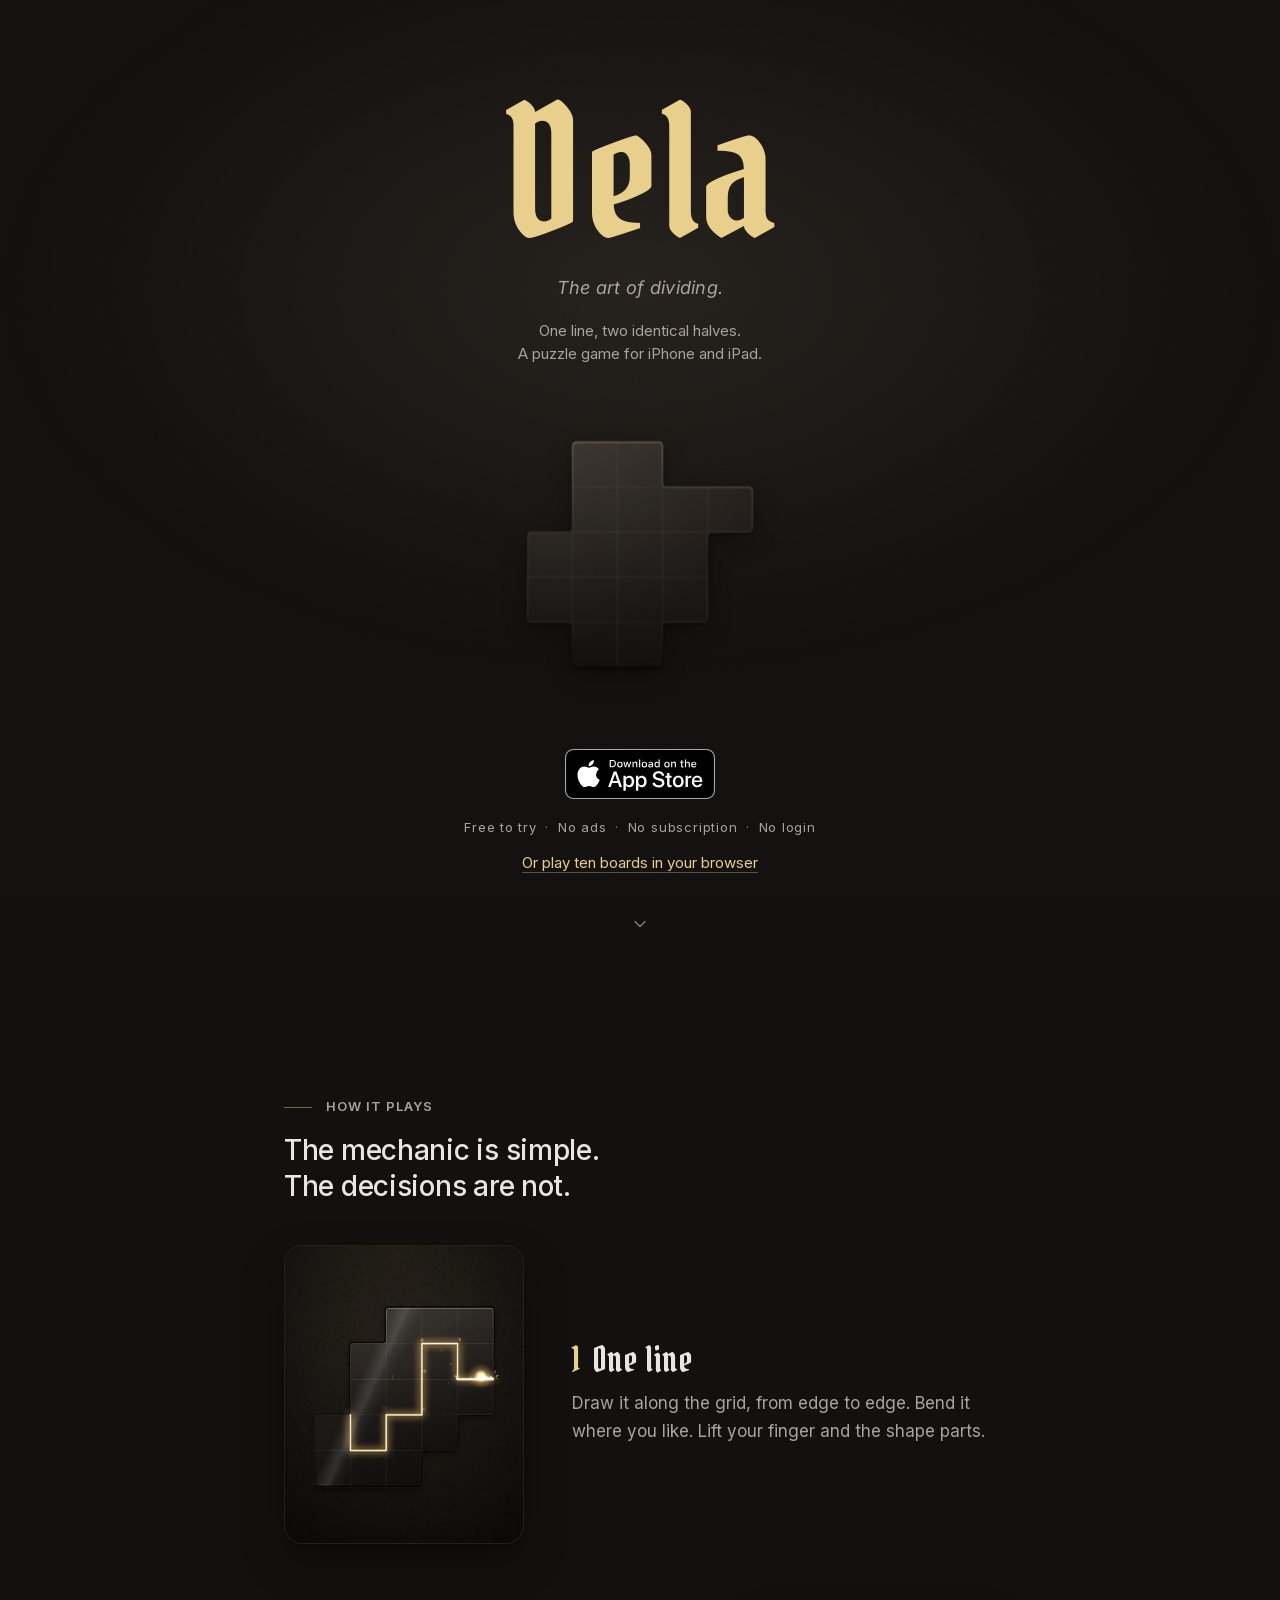
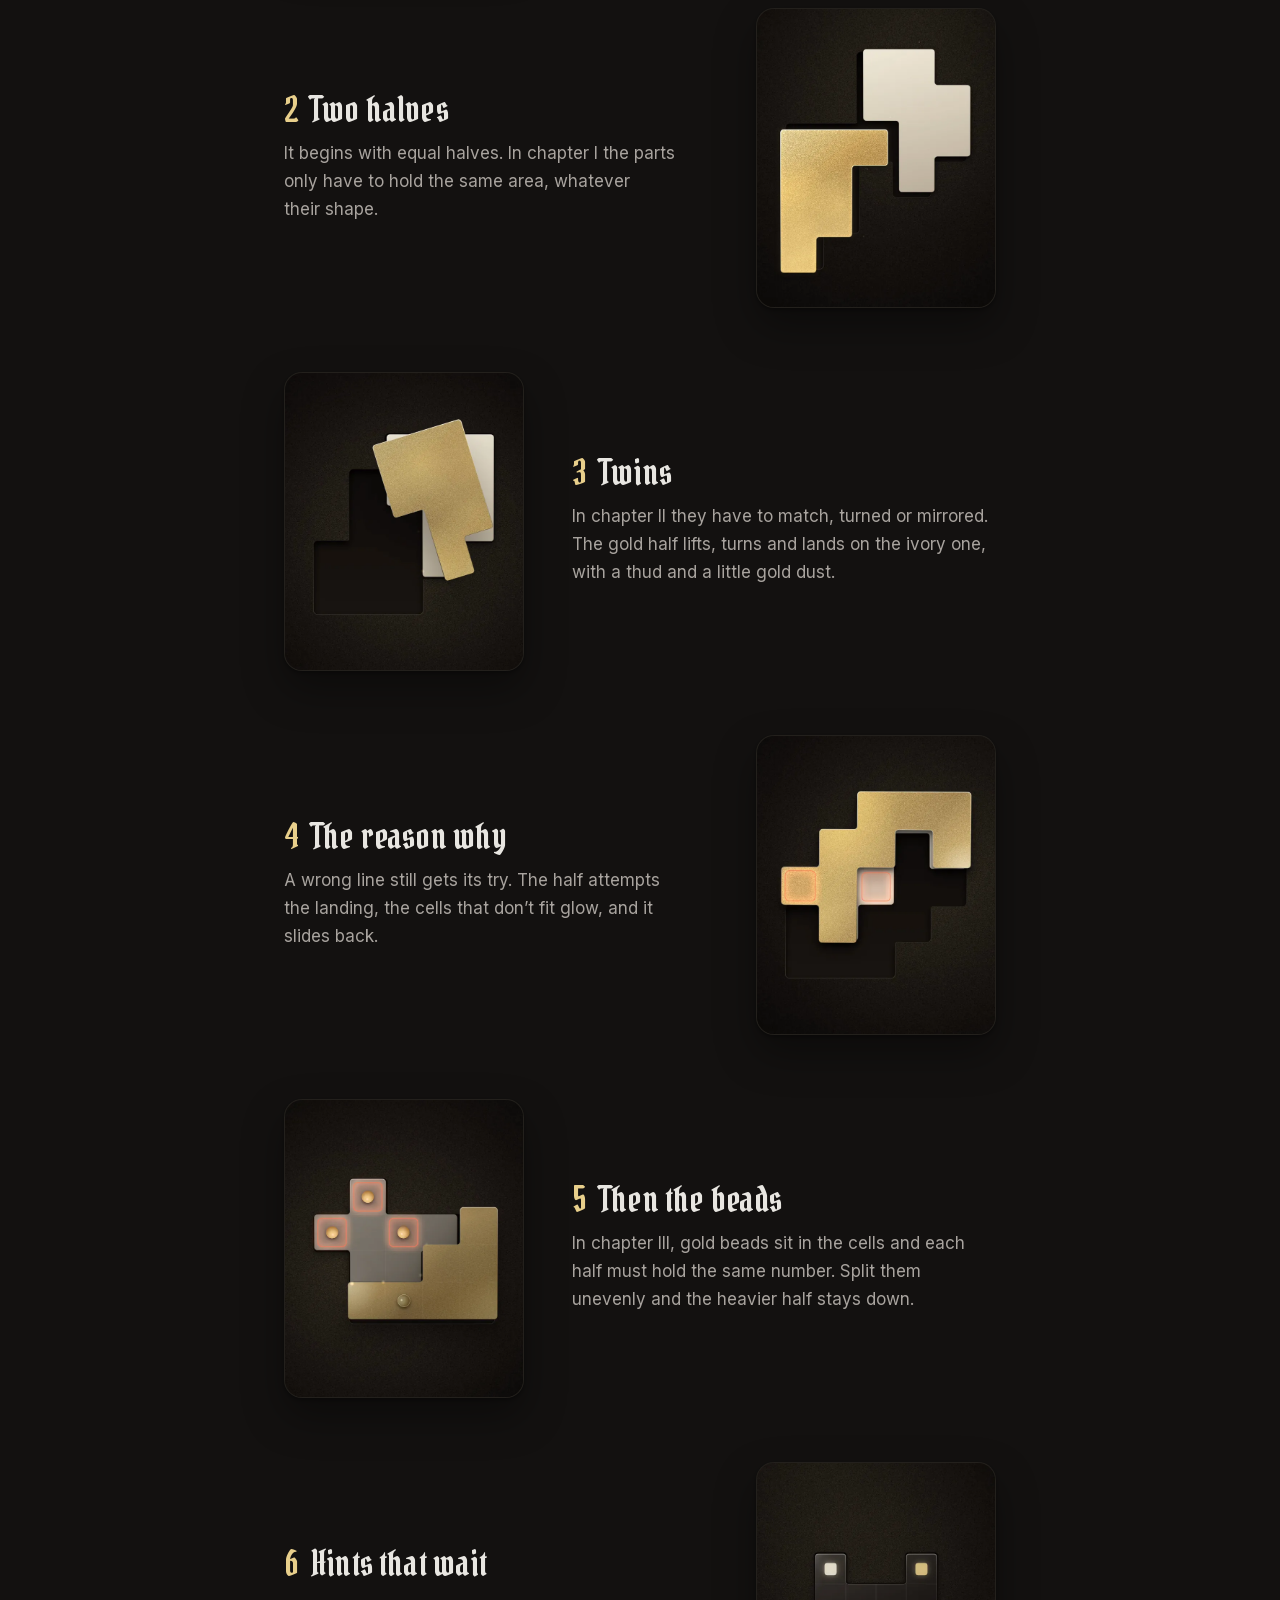
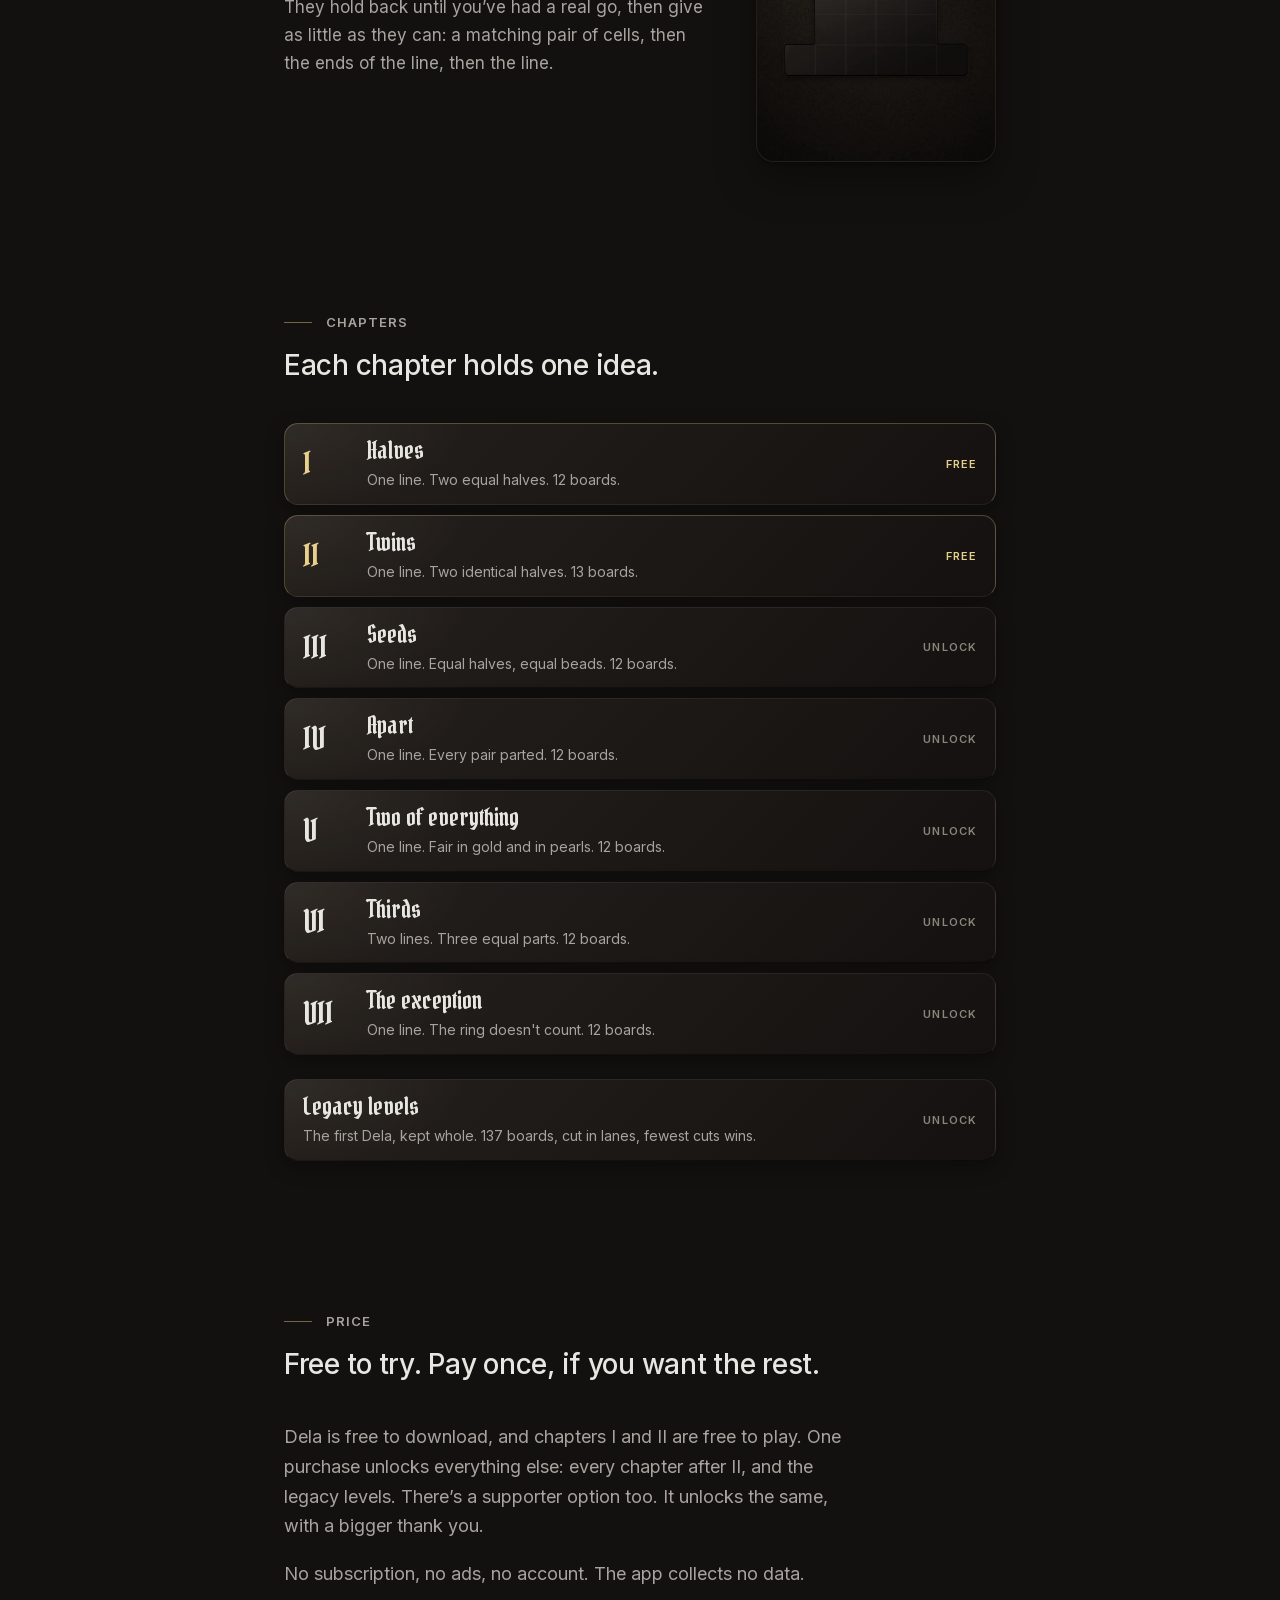
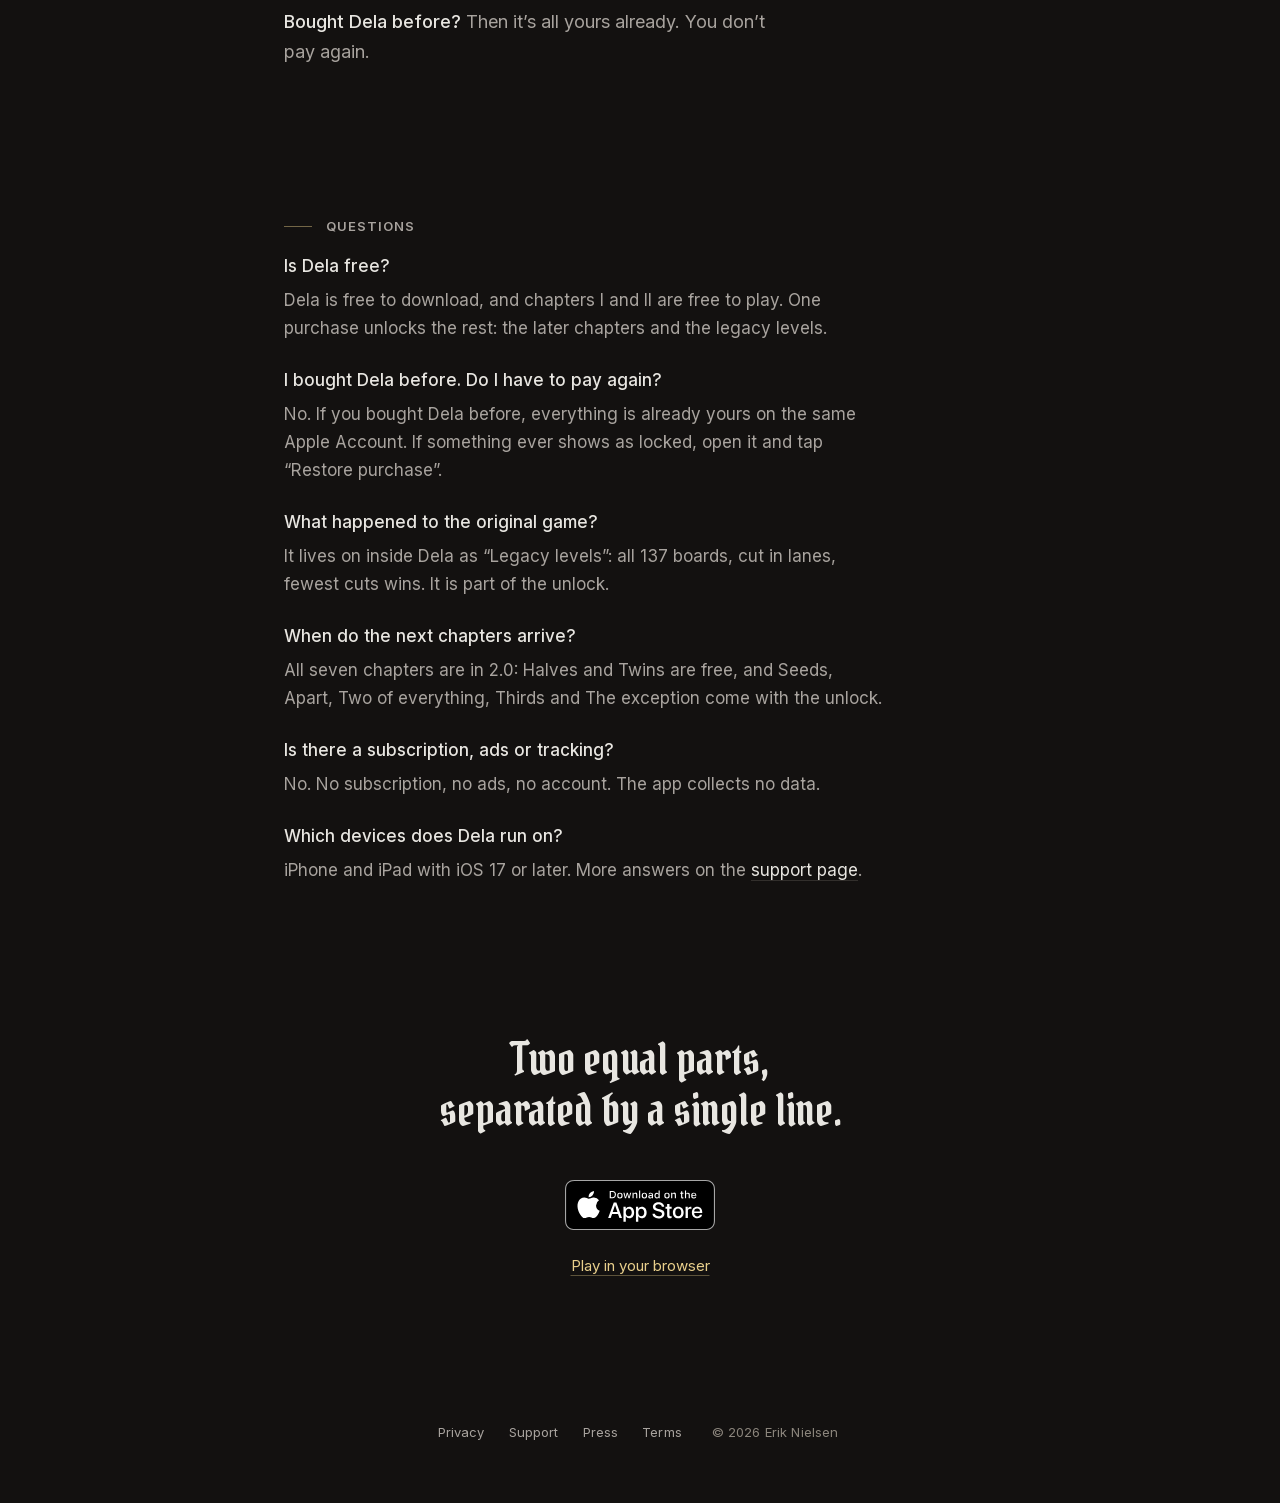
<file: index.html>
<!doctype html>
<html lang="en">
<head>
<meta charset="utf-8">
<title>Dela: The art of dividing</title>
<meta name="viewport" content="width=device-width, initial-scale=1, viewport-fit=cover">
<meta name="description" content="Dela is a puzzle game for iPhone and iPad. Draw one line across a shape and cut it into two identical halves. Free to try.">
<meta name="theme-color" content="#131110">
<meta name="color-scheme" content="dark">
<link rel="canonical" href="https://playdela.com/">
<meta property="og:type" content="website">
<meta property="og:title" content="Dela: The art of dividing">
<meta property="og:description" content="One line, two identical halves. A puzzle game for iPhone and iPad.">
<meta property="og:url" content="https://playdela.com/">
<meta property="og:image" content="https://playdela.com/og.png">
<meta property="og:image:width" content="1200">
<meta property="og:image:height" content="630">
<meta property="og:image:alt" content="The Dela wordmark in gold beside two identical halves, one ivory, one gold leaf.">
<meta property="og:site_name" content="Dela">
<meta name="twitter:card" content="summary_large_image">
<meta name="twitter:title" content="Dela: The art of dividing">
<meta name="twitter:description" content="One line, two identical halves. A puzzle game for iPhone and iPad.">
<meta name="twitter:image" content="https://playdela.com/og.png">
<link rel="icon" type="image/svg+xml" href="/favicon.svg">
<link rel="icon" href="/favicon.ico" sizes="any">
<link rel="icon" type="image/png" sizes="32x32" href="/favicon-32x32.png">
<link rel="icon" type="image/png" sizes="16x16" href="/favicon-16x16.png">
<link rel="apple-touch-icon" sizes="180x180" href="/apple-touch-icon.png">
<meta name="apple-itunes-app" content="app-id=6766864158">
<link rel="preload" as="font" type="font/woff2" href="/fonts/inter-latin.woff2" crossorigin>
<link rel="preload" as="font" type="font/woff2" href="/fonts/inter-latin-italic.woff2" crossorigin>
<link rel="preload" as="font" type="font/woff2" href="/fonts/pirata-one-latin.woff2" crossorigin>
<link rel="stylesheet" href="/style.css">
<script defer src="https://cloud.umami.is/script.js" data-website-id="6dcc31dc-88bf-40f4-b641-b362c6f1867d"></script>
<script defer src="/track.js"></script>
<script type="application/ld+json">
{
  "@context": "https://schema.org",
  "@type": ["SoftwareApplication", "VideoGame"],
  "name": "Dela",
  "alternateName": "Dela: The art of dividing",
  "applicationCategory": "GameApplication",
  "genre": "Puzzle",
  "operatingSystem": "iOS 17.0 or later",
  "description": "A puzzle game for iPhone and iPad. Draw one continuous line along the grid to cut a shape into two halves: equal in chapter I, identical in chapter II. Free to try, with a one-time in-app purchase that unlocks the later chapters and the legacy levels.",
  "url": "https://playdela.com/",
  "image": "https://playdela.com/og.png",
  "installUrl": "https://apps.apple.com/app/dela-the-art-of-dividing/id6766864158",
  "sameAs": "https://sorkila.com",
  "offers": {
    "@type": "Offer",
    "price": "0",
    "priceCurrency": "USD",
    "description": "Free to download. Chapters I and II are free; a one-time in-app purchase unlocks the rest."
  },
  "author": { "@type": "Person", "name": "Erik Nielsen", "url": "https://sorkila.com" }
}
</script>
<script type="application/ld+json">
{
  "@context": "https://schema.org",
  "@type": "FAQPage",
  "mainEntity": [
    {
      "@type": "Question",
      "name": "Is Dela free?",
      "acceptedAnswer": { "@type": "Answer", "text": "Dela is free to download, and chapters I and II are free to play. One purchase unlocks the rest: the later chapters and the legacy levels." }
    },
    {
      "@type": "Question",
      "name": "I bought Dela before. Do I have to pay again?",
      "acceptedAnswer": { "@type": "Answer", "text": "No. If you bought Dela before, everything is already yours on the same Apple Account. If something ever shows as locked, open it and tap “Restore purchase”." }
    },
    {
      "@type": "Question",
      "name": "What happened to the original game?",
      "acceptedAnswer": { "@type": "Answer", "text": "It lives on inside Dela as “Legacy levels”: all 137 boards, cut in lanes, fewest cuts wins. It is part of the unlock." }
    },
    {
      "@type": "Question",
      "name": "When do the next chapters arrive?",
      "acceptedAnswer": { "@type": "Answer", "text": "All seven chapters are in 2.0: Halves and Twins are free, and Seeds, Apart, Two of everything, Thirds and The exception come with the unlock." }
    },
    {
      "@type": "Question",
      "name": "Is there a subscription, ads or tracking?",
      "acceptedAnswer": { "@type": "Answer", "text": "No. No subscription, no ads, no account. The app collects no data." }
    },
    {
      "@type": "Question",
      "name": "Which devices does Dela run on?",
      "acceptedAnswer": { "@type": "Answer", "text": "iPhone and iPad with iOS 17 or later." }
    }
  ]
}
</script>
<style>
  /* spotlight + grain are shared chrome (style.css). The home page is the only
     surface that lerps --spot-x / --spot-y toward the cursor; subpages keep
     the static defaults. Cursor-follow JS lives at the bottom of this file. */

  /* staggered entrance */
  .reveal { opacity: 0; transform: translateY(8px); animation: reveal 1.1s var(--ease) forwards; }
  .r1 { animation-delay: 0.05s; }
  .r2 { animation-delay: 0.20s; }
  .r3 { animation-delay: 0.40s; }
  .r4 { animation-delay: 0.65s; }
  .r5 { animation-delay: 1.30s; }
  @keyframes reveal { to { opacity: 1; transform: none; } }

  /* ------------------------------------------------------------ hero */

  /* The hero still fills the first screen on its own; the page continues below. */
  .wrap--home > .hero {
    margin: 0;
    min-height: calc(100svh - 2 * clamp(48px, 8vw, 88px));
    display: flex;
    flex-direction: column;
    justify-content: center;
  }
  header.hero { text-align: center; }
  .wordmark {
    font-family: 'Pirata One', serif;
    font-weight: 400;
    font-size: clamp(80px, 17vw, 180px);
    line-height: 0.95;
    letter-spacing: 0.005em;
    margin: 0;
    color: var(--gold);
    text-rendering: geometricPrecision;
  }
  /* Wordmark gets its own entrance: letterspacing settles from slightly open
     to the resting tracking, so the letterforms read as "finding their place"
     rather than just fading in. Overrides the generic .reveal animation. */
  .wordmark.reveal {
    animation: wordmark-settle 1.4s var(--ease) 0.05s both;
  }
  @keyframes wordmark-settle {
    from { opacity: 0; transform: translateY(8px); letter-spacing: 0.012em; }
    to   { opacity: 1; transform: none;            letter-spacing: 0.005em; }
  }
  .tagline {
    font-style: italic;
    color: var(--mid);
    font-size: clamp(15px, 2.2vw, 18px);
    letter-spacing: 0.015em;  /* italic at this size needs slightly more air */
    margin: 14px 0 0;
    text-wrap: balance;
  }
  .lede {
    margin: 16px auto 0;
    max-width: 420px;
    font-size: 15px;
    line-height: 1.55;
    color: var(--mid);
    text-wrap: balance;
  }

  /* Hero figure: a lacquer shape, a molten line, and the gold half landing on
     its ivory twin. Built and driven by the script at the end of the page. */
  .hero-figure {
    width: min(300px, 70vw);
    aspect-ratio: 1 / 1;
    margin: clamp(20px, 4vw, 40px) auto clamp(20px, 3.5vw, 32px);
    overflow: visible;
  }
  .hero-figure svg { width: 100%; height: 100%; display: block; overflow: visible; }
  .hero-figure svg * { transform-box: view-box; transform-origin: 0 0; }
  .fig-hair { stroke: rgba(var(--paper-rgb), 0.075); stroke-width: 0.6; fill: none; }
  .fig-rim { fill: none; stroke-width: 0.9; }
  /* Layered shadow stack: a tight contact shadow + a wide ambient cast.
     Two layers moving at independent rates read as a physical tile lifting
     off the table; one drop-shadow reads as a drawing program. */
  .fig-shadow {
    filter:
      drop-shadow(0 1px 1.5px rgba(0,0,0,0.45))
      drop-shadow(0 4px 8px rgba(0,0,0,0.35));
  }
  /* The recess the gold half leaves in the table while it's in the air. */
  .fig-tray { fill: #0A0807; opacity: 0; }
  .fig-ring { fill: none; stroke: #F4D98F; stroke-width: 1.2; vector-effect: non-scaling-stroke; }

  /* Apple's "Download on the App Store" badge, black, as shipped by Apple
     Marketing Tools (badges/app-store-black.svg). The artwork is never
     altered; only its size, the lift on hover and the focus ring are ours.
     Apple asks for at least 40px of height and a quarter of it as clear space. */
  .badge-row { display: flex; justify-content: center; padding: 12px 0; }
  .app-badge {
    display: block;
    line-height: 0;
    border-radius: 9px;
    transition: transform 0.5s var(--ease), filter 0.5s var(--ease);
  }
  .app-badge img { display: block; height: 50px; width: auto; }
  @media (hover: hover) {
    .app-badge:hover {
      transform: translateY(-1px);
      filter: drop-shadow(0 6px 14px rgba(0,0,0,0.45));
    }
  }
  .app-badge:focus-visible { outline-offset: 4px; border-radius: 10px; }

  .fineprint {
    margin: 6px auto 0;
    font-size: 13px;
    color: var(--mid);
    letter-spacing: 0.06em;  /* tighter "fine print" tracking on the contract line */
    text-align: center;
    text-wrap: balance;
    max-width: 540px;
  }
  .fineprint span { white-space: nowrap; }
  .fineprint .dot { color: var(--muted); margin: 0 0.3em; }
  /* On narrow screens the line breaks between the pairs, never leaving a dot at a line end. */
  @media (max-width: 560px) {
    .fineprint .pair { display: block; }
    .fineprint .mid { display: none; }
  }

  /* The browser sampler at /play/, one quiet line under the badge. */
  .try { margin: 12px auto 0; font-size: 15px; text-align: center; }
  .try a { color: var(--gold); text-decoration-color: rgba(var(--gold-rgb), 0.35); text-underline-offset: 4px; }

  /* A quiet cue that the page continues below the one-screen hero. */
  .more {
    width: 44px;
    height: 44px;
    margin: clamp(16px, 3vh, 32px) auto 0;
    color: var(--muted);
    text-decoration: none;
    display: grid;
    place-items: center;
  }
  .more svg { animation: nudge 2.8s ease-in-out 2s infinite; }
  @keyframes nudge { 0%, 70%, 100% { transform: none; } 80% { transform: translateY(3px); } }
  @media (hover: hover) { .more:hover { color: var(--gold); } }

  /* ------------------------------------------------------------ sections */

  .home-section { margin-top: clamp(88px, 15vw, 150px); }
  .home-section > h2 {
    font-family: 'Inter', sans-serif;
    text-transform: uppercase;
    letter-spacing: 0.08em;
    font-size: 13px;
    font-weight: 600;
    color: var(--mid);
    margin: 0 0 14px;
    display: flex;
    align-items: center;
    gap: 14px;
  }
  .home-section > h2::before {
    content: '';
    display: block;
    width: 28px;
    height: 1px;
    background: rgba(var(--gold-rgb), 0.45);
    flex-shrink: 0;
  }
  .home-section > .intro {
    font-size: clamp(22px, 3.6vw, 28px);
    line-height: 1.3;
    letter-spacing: -0.01em;
    font-weight: 500;
    color: var(--paper);
    max-width: 560px;
    margin: 0 0 40px;
    text-wrap: balance;
  }
  .home-section p { color: var(--mid); }
  .home-section strong { color: var(--paper); font-weight: 500; }

  /* How it plays: one row per step, the board beside the words. */
  .steps { list-style: none; margin: 0; padding: 0; display: grid; gap: clamp(36px, 7vw, 64px); }
  .steps li {
    display: grid;
    grid-template-columns: minmax(0, 240px) minmax(0, 1fr);
    gap: clamp(20px, 5vw, 48px);
    align-items: center;
    margin: 0;
  }
  @media (min-width: 640px) {
    .steps li:nth-child(even) { grid-template-columns: minmax(0, 1fr) minmax(0, 240px); }
    .steps li:nth-child(even) .shot { order: 2; }
  }
  @media (max-width: 480px) {
    .steps li { grid-template-columns: 40% minmax(0, 1fr); gap: 18px; }
  }
  .shot {
    margin: 0;
    border-radius: 18px;
    overflow: hidden;
    background: #16130F;
    border: 1px solid rgba(var(--paper-rgb), 0.06);
    box-shadow:
      inset 0 1px 0 rgba(var(--paper-rgb), 0.05),
      0 2px 4px rgba(0,0,0,0.35),
      0 18px 40px rgba(0,0,0,0.35);
  }
  .shot img { display: block; width: 100%; height: auto; aspect-ratio: 4 / 5; }
  .steps h3 {
    font-family: 'Pirata One', serif;
    font-weight: 400;
    font-size: clamp(26px, 4.4vw, 34px);
    line-height: 1;
    letter-spacing: 0.005em;
    color: var(--paper);
    margin: 0 0 12px;
  }
  .steps .n { color: var(--gold); margin-right: 0.35em; }
  .steps p { margin: 0; font-size: clamp(15px, 2.2vw, 17px); }

  /* Chapters: lacquer plaques, like the app's home. */
  .chapters { list-style: none; margin: 0; padding: 0; display: grid; gap: 10px; }
  .chapters li {
    margin: 0;
    display: grid;
    grid-template-columns: 52px minmax(0, 1fr) auto;
    align-items: center;
    gap: 4px 12px;
    padding: 14px 18px;
    border-radius: 14px;
    background:
      radial-gradient(260px 120px at 0 0, rgba(255,255,255,0.05), transparent 70%),
      linear-gradient(135deg, #25201C, #141110);
    border: 1px solid rgba(var(--paper-rgb), 0.08);
    border-bottom-color: rgba(0,0,0,0.4);
    box-shadow: 0 6px 18px rgba(0,0,0,0.35);
  }
  .chapters .num {
    font-family: 'Pirata One', serif;
    font-size: 32px;
    line-height: 1;
    color: var(--paper);
  }
  .chapters .name {
    font-family: 'Pirata One', serif;
    font-size: 24px;
    line-height: 1.1;
    color: var(--paper);
  }
  .chapters .rule { display: block; font-size: 14px; color: var(--mid); line-height: 1.4; margin-top: 3px; }
  .chapters .tag {
    font-size: 11px;
    font-weight: 600;
    letter-spacing: 0.1em;
    text-transform: uppercase;
    color: var(--muted);
    text-align: right;
    white-space: nowrap;
  }
  .chapters .free { border-color: rgba(var(--gold-rgb), 0.28); border-bottom-color: rgba(var(--gold-rgb), 0.08); }
  .chapters .free .num { color: var(--gold); }
  .chapters .free .tag { color: var(--gold); }
  .chapters .later { background: linear-gradient(135deg, #1C1916, #110F0D); box-shadow: 0 3px 10px rgba(0,0,0,0.2); padding-top: 10px; padding-bottom: 10px; }
  .chapters .later .num, .chapters .later .name { color: var(--muted); }
  .chapters .classic { margin-top: 14px; grid-template-columns: minmax(0, 1fr) auto; }
  @media (max-width: 480px) {
    .chapters li { grid-template-columns: 40px minmax(0, 1fr) auto; padding: 12px 14px; }
    .chapters .later { padding-top: 9px; padding-bottom: 9px; }
    .chapters .classic { grid-template-columns: minmax(0, 1fr) auto; }
    .chapters .num { font-size: 28px; }
    .chapters .name { font-size: 22px; }
  }

  /* Price: the fairness statement. The site never shows a number; the App
     Store shows it per region. */
  .fair p { font-size: clamp(16px, 2.4vw, 18px); max-width: 560px; }
  .fair p:last-child { margin-bottom: 0; }

  /* FAQ */
  .faq dl { margin: 0; max-width: 600px; }
  .faq dt { font-weight: 500; color: var(--paper); margin-top: 24px; }
  .faq dt:first-of-type { margin-top: 0; }
  .faq dd { margin: 6px 0 0; color: var(--mid); }

  /* Closing: the manifesto and a second way to the store. */
  .closing { text-align: center; }
  .closing .manifesto {
    font-family: 'Pirata One', serif;
    font-size: clamp(30px, 5.4vw, 44px);
    line-height: 1.15;
    color: var(--paper);
    margin: 0 auto 32px;
    max-width: 560px;
    text-wrap: balance;
  }

  .wrap--home > footer { margin-top: clamp(88px, 14vw, 140px); }

  @media (prefers-reduced-motion: reduce) {
    .reveal { opacity: 1; transform: none; animation: none; }
    .wordmark.reveal { animation: none; opacity: 1; transform: none; letter-spacing: 0.005em; }
    .more svg { animation: none; }
  }
</style>
</head>
<body>
<main class="wrap wrap--home">

  <header class="hero">
    <h1 class="wordmark reveal r1">Dela</h1>
    <p class="tagline reveal r2">The art of dividing.</p>
    <p class="lede reveal r2">One line, two identical halves.<br>A puzzle game for iPhone and iPad.</p>

    <!-- Hero figure: the shape, the line and the landing are built by the
         script at the end of the page from boards in the app's chapter II. -->
    <div class="hero-figure reveal r3" id="hero-figure" aria-hidden="true">
      <svg viewBox="0 0 200 200" preserveAspectRatio="xMidYMid meet" xmlns="http://www.w3.org/2000/svg">
        <defs>
          <linearGradient id="g-lacquer" x1="0" y1="0" x2="0" y2="1">
            <stop offset="0" stop-color="#2E2823"/>
            <stop offset="1" stop-color="#141110"/>
          </linearGradient>
          <radialGradient id="g-sheen" cx="0.15" cy="0" r="0.9">
            <stop offset="0" stop-color="#FFF4E0" stop-opacity="0.09"/>
            <stop offset="1" stop-color="#FFF4E0" stop-opacity="0"/>
          </radialGradient>
          <linearGradient id="g-rim" x1="0" y1="0" x2="0" y2="1">
            <stop offset="0" stop-color="#FFF0DC" stop-opacity="0.30"/>
            <stop offset="0.5" stop-color="#FFF0DC" stop-opacity="0.06"/>
            <stop offset="1" stop-color="#000" stop-opacity="0.35"/>
          </linearGradient>
          <linearGradient id="g-ivory" x1="0" y1="0" x2="0" y2="1">
            <stop offset="0" stop-color="#EDE6D6"/>
            <stop offset="1" stop-color="#BDB09C"/>
          </linearGradient>
          <linearGradient id="g-gold" x1="0" y1="0" x2="1" y2="1">
            <stop offset="0" stop-color="#FAE094"/>
            <stop offset="0.3" stop-color="#DBA847"/>
            <stop offset="0.58" stop-color="#8C5E1C"/>
            <stop offset="0.8" stop-color="#CC993D"/>
            <stop offset="1" stop-color="#F2D17A"/>
          </linearGradient>
          <linearGradient id="g-tray-rim" x1="0" y1="0" x2="0" y2="1">
            <stop offset="0" stop-color="#000" stop-opacity="0.55"/>
            <stop offset="1" stop-color="#FFF0DC" stop-opacity="0.12"/>
          </linearGradient>
          <linearGradient id="g-band" x1="0" y1="0" x2="1" y2="0">
            <stop offset="0" stop-color="#FFF8E8" stop-opacity="0"/>
            <stop offset="0.5" stop-color="#FFF8E8" stop-opacity="0.42"/>
            <stop offset="1" stop-color="#FFF8E8" stop-opacity="0"/>
          </linearGradient>
          <filter id="f-glow" x="-50%" y="-50%" width="200%" height="200%">
            <feGaussianBlur stdDeviation="2.4"/>
          </filter>
        </defs>
        <g id="fig-stage"></g>
      </svg>
    </div>

    <div class="badge-row reveal r4">
      <a class="app-badge" href="https://apps.apple.com/app/dela-the-art-of-dividing/id6766864158" data-where="hero"><img src="/badges/app-store-black.svg" width="150" height="50" alt="Download Dela on the App Store"></a>
    </div>

    <p class="fineprint reveal r4">
      <span class="pair"><span>Free to try</span> <span class="dot">·</span> <span>No ads</span></span> <span class="dot mid">·</span> <span class="pair"><span>No subscription</span> <span class="dot">·</span> <span>No login</span></span>
    </p>

    <p class="try reveal r4"><a href="/play/">Or play ten boards in your browser</a></p>

    <a class="more reveal r5" href="#how" aria-label="How Dela plays">
      <svg viewBox="0 0 24 24" width="20" height="20" aria-hidden="true" fill="none" stroke="currentColor" stroke-width="1.4" stroke-linecap="round" stroke-linejoin="round"><path d="m6 9 6 6 6-6"/></svg>
    </a>
  </header>

  <section class="home-section" id="how" aria-labelledby="how-h">
    <h2 id="how-h">How it plays</h2>
    <p class="intro">The mechanic is simple. The decisions are not.</p>
    <!-- Board crops from the 2.0 store captures (Dela/store_assets/v2/raw_iphone).
         To swap them, rerun tools/screens.py with new captures. -->
    <ol class="steps">
      <li>
        <figure class="shot"><img src="/shots/stroke.webp" width="660" height="825" loading="lazy" decoding="async" alt="A molten gold line bending across a black lacquer shape."></figure>
        <div>
          <h3><span class="n">1</span>One line</h3>
          <p>Draw it along the grid, from edge to edge. Bend it where you like. Lift your finger and the shape parts.</p>
        </div>
      </li>
      <li>
        <figure class="shot"><img src="/shots/halves.webp" width="660" height="825" loading="lazy" decoding="async" alt="Two halves of equal area parted, one gold leaf, one ivory."></figure>
        <div>
          <h3><span class="n">2</span>Two halves</h3>
          <p>It begins with equal halves. In chapter I the parts only have to hold the same area, whatever their shape.</p>
        </div>
      </li>
      <li>
        <figure class="shot"><img src="/shots/landing.webp" width="660" height="825" loading="lazy" decoding="async" alt="The gold half turning in the air above its ivory twin."></figure>
        <div>
          <h3><span class="n">3</span>Twins</h3>
          <p>In chapter II they have to match, turned or mirrored. The gold half lifts, turns and lands on the ivory one, with a thud and a little gold dust.</p>
        </div>
      </li>
      <li>
        <figure class="shot"><img src="/shots/miss.webp" width="660" height="825" loading="lazy" decoding="async" alt="A gold half that does not fit, resting unevenly on the ivory half."></figure>
        <div>
          <h3><span class="n">4</span>The reason why</h3>
          <p>A wrong line still gets its try. The half attempts the landing, the cells that don’t fit glow, and it slides back.</p>
        </div>
      </li>
      <li>
        <figure class="shot"><img src="/shots/seeds.webp" width="660" height="825" loading="lazy" decoding="async" alt="Gold beads set in a lacquer shape; the half with more beads stays down and its beads glow."></figure>
        <div>
          <h3><span class="n">5</span>Then the beads</h3>
          <p>In chapter III, gold beads sit in the cells and each half must hold the same number. Split them unevenly and the heavier half stays down.</p>
        </div>
      </li>
      <li>
        <figure class="shot"><img src="/shots/hint.webp" width="660" height="825" loading="lazy" decoding="async" alt="A hint on a twins board: one matching pair of cells, marked in ivory and gold."></figure>
        <div>
          <h3><span class="n">6</span>Hints that wait</h3>
          <p>They hold back until you’ve had a real go, then give as little as they can: a matching pair of cells, then the ends of the line, then the line.</p>
        </div>
      </li>
    </ol>
  </section>

  <section class="home-section" aria-labelledby="chapters-h">
    <h2 id="chapters-h">Chapters</h2>
    <p class="intro">Each chapter holds one idea.</p>
    <ol class="chapters">
      <li class="free"><span class="num">I</span><span><span class="name">Halves</span><span class="rule">One line. Two equal halves. 12 boards.</span></span><span class="tag">Free</span></li>
      <li class="free"><span class="num">II</span><span><span class="name">Twins</span><span class="rule">One line. Two identical halves. 13 boards.</span></span><span class="tag">Free</span></li>
      <li><span class="num">III</span><span><span class="name">Seeds</span><span class="rule">One line. Equal halves, equal beads. 12 boards.</span></span><span class="tag">Unlock</span></li>
      <li><span class="num">IV</span><span><span class="name">Apart</span><span class="rule">One line. Every pair parted. 12 boards.</span></span><span class="tag">Unlock</span></li>
      <li><span class="num">V</span><span><span class="name">Two of everything</span><span class="rule">One line. Fair in gold and in pearls. 12 boards.</span></span><span class="tag">Unlock</span></li>
      <li><span class="num">VI</span><span><span class="name">Thirds</span><span class="rule">Two lines. Three equal parts. 12 boards.</span></span><span class="tag">Unlock</span></li>
      <li><span class="num">VII</span><span><span class="name">The exception</span><span class="rule">One line. The ring doesn't count. 12 boards.</span></span><span class="tag">Unlock</span></li>
      <li class="classic"><span><span class="name">Legacy levels</span><span class="rule">The first Dela, kept whole. 137 boards, cut in lanes, fewest cuts wins.</span></span><span class="tag">Unlock</span></li>
    </ol>
  </section>

  <section class="home-section fair" aria-labelledby="fair-h">
    <h2 id="fair-h">Price</h2>
    <p class="intro">Free to try. Pay once, if you want the rest.</p>
    <p>Dela is free to download, and chapters I and II are free to play. One purchase unlocks everything else: every chapter after II, and the legacy levels. There’s a supporter option too. It unlocks the same, with a bigger thank you.</p>
    <p>No subscription, no ads, no account. The app collects no data.</p>
    <p><strong>Bought Dela before?</strong> Then it’s all yours already. You don’t pay again.</p>
  </section>

  <section class="home-section faq" aria-labelledby="faq-h">
    <h2 id="faq-h">Questions</h2>
    <dl>
      <dt>Is Dela free?</dt>
      <dd>Dela is free to download, and chapters I and II are free to play. One purchase unlocks the rest: the later chapters and the legacy levels.</dd>

      <dt>I bought Dela before. Do I have to pay again?</dt>
      <dd>No. If you bought Dela before, everything is already yours on the same Apple Account. If something ever shows as locked, open it and tap “Restore purchase”.</dd>

      <dt>What happened to the original game?</dt>
      <dd>It lives on inside Dela as “Legacy levels”: all 137 boards, cut in lanes, fewest cuts wins. It is part of the unlock.</dd>

      <dt>When do the next chapters arrive?</dt>
      <dd>All seven chapters are in 2.0: Halves and Twins are free, and Seeds, Apart, Two of everything, Thirds and The exception come with the unlock.</dd>

      <dt>Is there a subscription, ads or tracking?</dt>
      <dd>No. No subscription, no ads, no account. The app collects no data.</dd>

      <dt>Which devices does Dela run on?</dt>
      <dd>iPhone and iPad with iOS 17 or later. More answers on the <a href="/support/">support page</a>.</dd>
    </dl>
  </section>

  <section class="home-section closing" aria-label="Download">
    <p class="manifesto">Two equal parts, separated by a single line.</p>
    <div class="badge-row">
      <a class="app-badge" href="https://apps.apple.com/app/dela-the-art-of-dividing/id6766864158" data-where="closing"><img src="/badges/app-store-black.svg" width="150" height="50" alt="Download Dela on the App Store"></a>
    </div>
    <p class="try"><a href="/play/">Play in your browser</a></p>
  </section>

  <footer>
    <nav aria-label="Site">
      <a href="/privacy/">Privacy</a>
      <a href="/support/">Support</a>
      <a href="/press/">Press</a>
      <a href="https://www.apple.com/legal/internet-services/itunes/dev/stdeula/" rel="external">Terms</a>
    </nav>
    <span>&copy; 2026 Erik Nielsen</span>
  </footer>

</main>

<script>
/* Hero figure: the 2.0 loop in miniature.
   A lacquer shape sets down, a molten gold line draws along the grid, the
   shape splits into an ivory half and a gold half, and the gold half lifts,
   turns (or flips) and lands on its ivory twin with a thud and gold dust.
   Boards come from the app's chapter II (LevelsTwins.swift): rows use the
   app's codec ("#" cell, "." empty, "/" next row), lines are grid vertices.
   Every step is a Web Animation, so a cycle is one await on all of them. */
(() => {
  const stage = document.getElementById('fig-stage');
  if (!stage || !stage.animate) return;

  const NS = 'http://www.w3.org/2000/svg';
  const U = 30;          /* one cell, in viewBox units */
  const VB = 200;
  const R = 3;           /* corner radius */
  const BOARDS = [
    { rows: '#.../###./####', line: '1,3 1,2 2,2 2,1' },                      /* 2003 */
    { rows: '.##../.####/####./####./.##..', line: '1,2 2,2 2,3 3,3 4,3' },  /* 2011 */
    { rows: '##../##../####', line: '2,1 1,1 1,2 1,3' },                      /* 2004 */
    { rows: '..###/.####/.####/####./###..', line: '2,1 2,2 3,2 3,3 3,4' },  /* 2013 */
  ];
  const reduce = window.matchMedia('(prefers-reduced-motion: reduce)').matches;

  const el = (name, attrs, parent) => {
    const n = document.createElementNS(NS, name);
    for (const k in attrs) n.setAttribute(k, attrs[k]);
    if (parent) parent.appendChild(n);
    return n;
  };
  const key = (x, y) => x + ',' + y;

  function parse(b) {
    const cells = [];
    b.rows.split('/').forEach((row, y) => [...row].forEach((c, x) => { if (c === '#') cells.push([x, y]); }));
    const pts = b.line.split(' ').map(p => p.split(',').map(Number));
    return { cells, pts };
  }

  /* Split the cells along the line: a flood fill that may not cross a segment. */
  function split(cells, pts) {
    const inSet = new Set(cells.map(([x, y]) => key(x, y)));
    const walls = new Set();
    for (let i = 1; i < pts.length; i++) {
      const [ax, ay] = pts[i - 1], [bx, by] = pts[i];
      if (ax === bx) walls.add('v' + ax + ',' + Math.min(ay, by));
      else walls.add('h' + Math.min(ax, bx) + ',' + ay);
    }
    const seen = new Set([key(...cells[0])]);
    const a = [];
    const stack = [cells[0]];
    while (stack.length) {
      const [x, y] = stack.pop();
      a.push([x, y]);
      for (const [nx, ny, wall] of [
        [x + 1, y, 'v' + (x + 1) + ',' + y], [x - 1, y, 'v' + x + ',' + y],
        [x, y + 1, 'h' + x + ',' + (y + 1)], [x, y - 1, 'h' + x + ',' + y],
      ]) {
        const k = key(nx, ny);
        if (inSet.has(k) && !seen.has(k) && !walls.has(wall)) { seen.add(k); stack.push([nx, ny]); }
      }
    }
    return [a, cells.filter(([x, y]) => !seen.has(key(x, y)))];
  }

  const centroid = cs => {
    let sx = 0, sy = 0;
    for (const [x, y] of cs) { sx += x + 0.5; sy += y + 0.5; }
    return [sx / cs.length, sy / cs.length];
  };
  const q = v => Math.round(v * 1000) + 0;  /* + 0 turns -0 into 0 */

  /* How b must move to lie on a: flip in x, then turn by `deg` (CSS rotate, y down)
     about b's centroid, then land on a's centroid. Prefers no flip, then small turns. */
  function fit(a, b) {
    if (a.length !== b.length) return null;
    const ca = centroid(a), cb = centroid(b);
    const target = new Set(a.map(([x, y]) => q(x + 0.5 - ca[0]) + ',' + q(y + 0.5 - ca[1])));
    for (const flip of [1, -1]) {
      for (const deg of [0, 90, -90, 180]) {
        const t = deg * Math.PI / 180, c = Math.round(Math.cos(t)), s = Math.round(Math.sin(t));
        const ok = b.every(([x, y]) => {
          const px = (x + 0.5 - cb[0]) * flip, py = y + 0.5 - cb[1];
          return target.has(q(c * px - s * py) + ',' + q(s * px + c * py));
        });
        if (ok) return { flip, deg, ca, cb };
      }
    }
    return null;
  }

  /* Outline of a cell set as one path with softly rounded corners. */
  function outline(cs, ox, oy) {
    const set = new Set(cs.map(([x, y]) => key(x, y)));
    const edges = new Map();
    const add = (x1, y1, x2, y2) => edges.set(key(x1, y1), [x2, y2]);
    for (const [x, y] of cs) {
      if (!set.has(key(x, y - 1))) add(x, y, x + 1, y);
      if (!set.has(key(x + 1, y))) add(x + 1, y, x + 1, y + 1);
      if (!set.has(key(x, y + 1))) add(x + 1, y + 1, x, y + 1);
      if (!set.has(key(x - 1, y))) add(x, y + 1, x, y);
    }
    let d = '';
    while (edges.size) {
      const loop = [];
      let k = edges.keys().next().value;
      while (edges.has(k)) {
        loop.push(k.split(',').map(Number));
        const next = edges.get(k);
        edges.delete(k);
        k = key(...next);
      }
      const corners = loop.filter((p, i) => {
        const a = loop[(i - 1 + loop.length) % loop.length], c = loop[(i + 1) % loop.length];
        return !((a[0] === p[0] && p[0] === c[0]) || (a[1] === p[1] && p[1] === c[1]));
      });
      const P = corners.map(([x, y]) => [ox + x * U, oy + y * U]);
      const toward = (from, p) => {
        const dx = from[0] - p[0], dy = from[1] - p[1], l = Math.hypot(dx, dy);
        return [p[0] + dx / l * R, p[1] + dy / l * R];
      };
      P.forEach((p, i) => {
        const p1 = toward(P[(i - 1 + P.length) % P.length], p), p2 = toward(P[(i + 1) % P.length], p);
        d += (i ? 'L' : 'M') + p1[0].toFixed(2) + ' ' + p1[1].toFixed(2) + 'Q' + p[0] + ' ' + p[1] + ' ' + p2[0].toFixed(2) + ' ' + p2[1].toFixed(2);
      });
      d += 'Z';
    }
    return d;
  }

  /* Faint scored lines between neighbouring cells, so the area stays countable. */
  function hairlines(cs, ox, oy) {
    const set = new Set(cs.map(([x, y]) => key(x, y)));
    let d = '';
    for (const [x, y] of cs) {
      if (set.has(key(x + 1, y))) d += `M${ox + (x + 1) * U} ${oy + y * U}v${U}`;
      if (set.has(key(x, y + 1))) d += `M${ox + x * U} ${oy + (y + 1) * U}h${U}`;
    }
    return d;
  }

  /* One tile: lacquer body, sheen, an optional tint (ivory or gold), a lit rim. */
  function tile(parent, d, tint) {
    el('path', { d, fill: 'url(#g-lacquer)' }, parent);
    el('path', { d, fill: 'url(#g-sheen)' }, parent);
    const t = tint ? el('path', { d, fill: `url(#g-${tint})`, opacity: 0 }, parent) : null;
    el('path', { d, class: 'fig-rim', stroke: 'url(#g-rim)' }, parent);
    return t;
  }

  /* Outer edges of a cell set as [x1, y1, x2, y2] in cells: where the dust comes off. */
  function rimEdges(cs) {
    const set = new Set(cs.map(([x, y]) => key(x, y)));
    const e = [];
    for (const [x, y] of cs) {
      if (!set.has(key(x, y - 1))) e.push([x, y, x + 1, y]);
      if (!set.has(key(x + 1, y))) e.push([x + 1, y, x + 1, y + 1]);
      if (!set.has(key(x, y + 1))) e.push([x, y + 1, x + 1, y + 1]);
      if (!set.has(key(x - 1, y))) e.push([x, y, x, y + 1]);
    }
    return e;
  }
  const bounds = cs => [Math.min(...cs.map(c => c[0])), Math.min(...cs.map(c => c[1])),
                        Math.max(...cs.map(c => c[0])) + 1, Math.max(...cs.map(c => c[1])) + 1];

  const shadowRest = 'drop-shadow(0 1px 1.5px rgba(0,0,0,0.45)) drop-shadow(0 4px 8px rgba(0,0,0,0.35))';
  const shadowLift = 'drop-shadow(0 3px 3px rgba(0,0,0,0.40)) drop-shadow(0 16px 18px rgba(0,0,0,0.45))';

  function build(board) {
    const { cells, pts } = parse(board);
    const [h0, h1] = split(cells, pts);
    /* The half nearer the top left rests (ivory); the other travels (gold). */
    const [a, b] = centroid(h0)[0] + centroid(h0)[1] <= centroid(h1)[0] + centroid(h1)[1] ? [h0, h1] : [h1, h0];
    const f = fit(a, b);
    if (!f) return null;
    const w = Math.max(...cells.map(c => c[0])) + 1, h = Math.max(...cells.map(c => c[1])) + 1;
    const ox = (VB - w * U) / 2, oy = (VB - h * U) / 2;

    /* The halves part a hair along the line between their centres, as in the app:
       the gold one 0.06 of a cell, the ivory one a third of that the other way.
       The pair lands where the parted ivory half lies, then settles to the middle. */
    const dx = f.cb[0] - f.ca[0], dy = f.cb[1] - f.ca[1], dl = Math.hypot(dx, dy) || 1;
    const part = [dx / dl * 0.06 * U, dy / dl * 0.06 * U];
    const rest = [-part[0] / 3, -part[1] / 3];
    const lx = ox + rest[0], ly = oy + rest[1];
    const box = bounds(a);
    const shift = [VB / 2 - (lx + (box[0] + box[2]) / 2 * U), VB / 2 - (ly + (box[1] + box[3]) / 2 * U)];

    stage.replaceChildren();
    const rig = el('g', {}, stage);
    const whole = el('g', { class: 'fig-shadow' }, rig);
    tile(whole, outline(cells, ox, oy));
    el('path', { d: hairlines(cells, ox, oy), class: 'fig-hair' }, whole);

    const tray = el('path', { d: outline(b, ox, oy), class: 'fig-tray', stroke: 'url(#g-tray-rim)', 'stroke-width': 0.9 }, rig);
    const ring = el('circle', { cx: 0, cy: 0, r: U / 2, class: 'fig-ring', opacity: 0 }, rig);

    const settle = el('g', {}, rig);
    const squash = el('g', {}, settle);
    const aShadow = el('g', { class: 'fig-shadow', opacity: 0 }, squash);
    const ivory = tile(aShadow, outline(a, ox, oy), 'ivory');
    const bShadow = el('g', { class: 'fig-shadow', opacity: 0 }, squash);
    const bArc = el('g', {}, bShadow);
    const bMove = el('g', {}, bArc);
    const gold = tile(bMove, outline(b, ox, oy), 'gold');
    const landed = outline(a, lx, ly);
    const flash = el('path', { d: landed, fill: '#FFEFC4', opacity: 0 }, squash);
    const halo = el('path', { d: landed, fill: 'none', stroke: '#F7C873', 'stroke-width': 2.2, filter: 'url(#f-glow)', opacity: 0 }, squash);
    /* The light band that crosses the finished pair, clipped to its outline. */
    el('path', { d: landed }, el('clipPath', { id: 'fig-clip' }, stage));
    const band = el('rect', { x: -13, y: -VB, width: 26, height: 2 * VB, fill: 'url(#g-band)', opacity: 0 },
                    el('g', { 'clip-path': 'url(#fig-clip)' }, squash));

    const P = pts.map(([x, y]) => [ox + x * U, oy + y * U]);
    const lineD = 'M' + P.map(p => p.join(' ')).join('L');
    let len = 0;
    const cum = [0];
    for (let i = 1; i < P.length; i++) { len += Math.hypot(P[i][0] - P[i - 1][0], P[i][1] - P[i - 1][1]); cum.push(len); }
    const stroke = { d: lineD, fill: 'none', 'stroke-linecap': 'round', 'stroke-linejoin': 'round', 'stroke-dasharray': len, 'stroke-dashoffset': len };
    const line = el('g', {}, rig);
    const glow = el('path', { ...stroke, stroke: '#F2B866', 'stroke-width': 5, filter: 'url(#f-glow)', opacity: 0.75 }, line);
    const core = el('path', { ...stroke, stroke: '#E8CF8B', 'stroke-width': 1.8 }, line);
    const hot = el('path', { ...stroke, stroke: '#FFF7E0', 'stroke-width': 0.7 }, line);
    const tipGlow = el('circle', { cx: 0, cy: 0, r: 6, fill: '#F7C873', filter: 'url(#f-glow)', opacity: 0 }, line);
    const tip = el('circle', { cx: 0, cy: 0, r: 2.4, fill: '#FFF8E6', opacity: 0 }, line);

    const sparks = el('g', {}, rig);
    const dust = el('g', {}, rig);
    return { a, b, f, w, h, ox, oy, part, rest, lx, ly, box, shift, rig, whole, tray, ring, settle, squash,
             aShadow, bShadow, bArc, bMove, ivory, gold, flash, halo, band, line, glow, core, hot, tip, tipGlow,
             sparks, dust, P, cum, len };
  }

  const at = (c, s) => [s.ox + c[0] * U, s.oy + c[1] * U];
  const T = (x, y, deg, sx, sy, cx, cy) =>
    `translate(${x.toFixed(2)}px, ${y.toFixed(2)}px) rotate(${deg}deg) scale(${sx}, ${sy}) translate(${(-cx).toFixed(2)}px, ${(-cy).toFixed(2)}px)`;
  const move = (x, y) => `translate(${x.toFixed(2)}px, ${y.toFixed(2)}px)`;

  /* cubic-bezier(x1, y1, x2, y2): the time fraction at which it reaches progress y,
     so sparks leave the tip exactly when the eased line passes them. */
  const bez = (p1, p2, t) => 3 * p1 * t * (1 - t) ** 2 + 3 * p2 * t * t * (1 - t) + t ** 3;
  const timeAt = ([x1, y1, x2, y2], y) => {
    let lo = 0, hi = 1;
    for (let i = 0; i < 24; i++) { const m = (lo + hi) / 2; if (bez(y1, y2, m) < y) lo = m; else hi = m; }
    return bez(x1, x2, (lo + hi) / 2);
  };

  /* The still pose for reduced motion: split, tinted, the halves just parted. */
  function pose(s) {
    for (const n of [s.whole, s.line]) n.setAttribute('opacity', 0);
    for (const n of [s.aShadow, s.bShadow, s.ivory, s.gold]) n.setAttribute('opacity', 1);
    const l = Math.hypot(...s.part) || 1, ux = s.part[0] / l * 5, uy = s.part[1] / l * 5;
    s.bMove.style.transform = move(ux, uy);
    s.aShadow.style.transform = move(-ux, -uy);
  }

  function play(s) {
    const anims = [];
    const A = (node, frames, opts) => { const an = node.animate(frames, { fill: 'forwards', ...opts }); anims.push(an); return an; };
    const out = 'cubic-bezier(0.16, 1, 0.3, 1)';
    const inOut = 'cubic-bezier(0.45, 0, 0.25, 1)';
    const inQuad = 'cubic-bezier(0.55, 0, 1, 0.45)';

    /* the shape sets down on the table */
    A(s.whole, [
      { opacity: 0, transform: move(0, -4), filter: shadowLift },
      { opacity: 1, transform: move(0, 0), filter: shadowRest },
    ], { duration: 640, easing: out });

    /* the line draws; the hot tip rides its leading end and sheds sparks, a burst at each bend */
    const DRAW = [0.45, 0.05, 0.35, 1];
    const drawAt = 560, drawFor = 260 + s.len * 6.5, drawEase = `cubic-bezier(${DRAW.join(', ')})`;
    for (const p of [s.glow, s.core, s.hot]) A(p, [{ strokeDashoffset: s.len }, { strokeDashoffset: 0 }], { delay: drawAt, duration: drawFor, easing: drawEase });
    const tipFrames = s.P.map((p, i) => ({ transform: move(p[0], p[1]), offset: s.cum[i] / s.len }));
    for (const t of [s.tip, s.tipGlow]) {
      A(t, tipFrames, { delay: drawAt, duration: drawFor, easing: drawEase });
      A(t, [{ opacity: 0 }, { opacity: 1, offset: 0.08 }, { opacity: 1, offset: 0.9 }, { opacity: 0 }], { delay: drawAt, duration: drawFor + 120 });
    }
    const pointAt = l => {
      let i = 1;
      while (i < s.P.length - 1 && s.cum[i] < l) i++;
      const u = (l - s.cum[i - 1]) / (s.cum[i] - s.cum[i - 1]);
      return [s.P[i - 1][0] + (s.P[i][0] - s.P[i - 1][0]) * u, s.P[i - 1][1] + (s.P[i][1] - s.P[i - 1][1]) * u];
    };
    const shed = (l, strong) => {
      const [px, py] = pointAt(l), t0 = drawAt + drawFor * timeAt(DRAW, l / s.len);
      for (let k = 0; k < (strong ? 5 : 1); k++) {
        const vx = (Math.random() - 0.5) * (strong ? 70 : 34), vy = -(10 + Math.random() * (strong ? 48 : 24));
        const g = 190, life = 0.3 + Math.random() * 0.35;
        const c = el('circle', { cx: 0, cy: 0, r: (0.35 + Math.random() * (strong ? 0.6 : 0.4)).toFixed(2), fill: Math.random() < 0.35 ? '#FFF6DE' : '#F7C873', opacity: 0 }, s.sparks);
        A(c, [0, 1 / 3, 2 / 3, 1].map(u => {
          const tt = u * life;
          return { transform: move(px + vx * tt, py + vy * tt + g * tt * tt / 2), opacity: 1 - u };
        }), { delay: t0, duration: life * 1000 });
      }
    };
    for (let l = 5; l < s.len - 2; l += 6) shed(l, false);
    for (let i = 1; i < s.P.length - 1; i++) shed(s.cum[i], true);

    /* the split: the whole gives way to two tinted halves that part a hair,
       and the line cools from the inside out, white, then gold, then the glow */
    const splitAt = drawAt + drawFor + 60;
    A(s.whole, [{ opacity: 1 }, { opacity: 0 }], { delay: splitAt, duration: 200 });
    for (const n of [s.aShadow, s.bShadow]) A(n, [{ opacity: 0 }, { opacity: 1 }], { delay: splitAt, duration: 100 });
    for (const n of [s.ivory, s.gold]) A(n, [{ opacity: 0 }, { opacity: 1 }], { delay: splitAt, duration: 380, easing: 'ease-out' });
    A(s.hot, [{ opacity: 1 }, { opacity: 0 }], { delay: splitAt, duration: 180 });
    A(s.core, [{ opacity: 1 }, { opacity: 0 }], { delay: splitAt + 40, duration: 360 });
    A(s.glow, [{ opacity: 0.75 }, { opacity: 0 }], { delay: splitAt + 60, duration: 560, easing: 'ease-in' });
    A(s.aShadow, [{ transform: move(0, 0) }, { transform: move(...s.rest) }], { delay: splitAt, duration: 220, easing: out });

    /* the gold half lifts off its tray, carries on a short arc while it turns (or
       flips), and slams down on its twin; one timeline so the phases can't drift */
    const [ax, ay] = at(s.f.ca, s), [bx, by] = at(s.f.cb, s);
    const tx = ax + s.rest[0], ty = ay + s.rest[1];
    const px = bx + s.part[0], py = by + s.part[1];
    const L = 1.06, D = 1260, k = ms => ms / D;
    A(s.bMove, [
      { offset: 0, transform: T(bx, by, 0, 1, 1, bx, by), easing: out },
      { offset: k(220), transform: T(px, py, 0, 1, 1, bx, by) },
      { offset: k(320), transform: T(px, py, 0, 1, 1, bx, by), easing: 'cubic-bezier(0.2, 0.7, 0.3, 1)' },
      { offset: k(490), transform: T(px, py - 3, 0, L, L, bx, by), easing: inOut },
      { offset: k(1150), transform: T(tx, ty - 3, s.f.deg, s.f.flip * L, L, bx, by), easing: inQuad },
      { offset: 1, transform: T(tx, ty, s.f.deg, s.f.flip, 1, bx, by) },
    ], { delay: splitAt, duration: D });
    A(s.bArc, [
      { offset: 0, transform: move(0, 0) },
      { offset: k(490), transform: move(0, 0), easing: 'cubic-bezier(0.3, 0.6, 0.5, 1)' },
      { offset: k(820), transform: move(0, -4), easing: 'cubic-bezier(0.5, 0, 0.7, 0.4)' },
      { offset: k(1150), transform: move(0, 0) },
      { offset: 1, transform: move(0, 0) },
    ], { delay: splitAt, duration: D });
    A(s.bShadow, [
      { offset: 0, filter: shadowRest },
      { offset: k(320), filter: shadowRest },
      { offset: k(490), filter: shadowLift },
      { offset: k(1150), filter: shadowLift },
      { offset: 1, filter: shadowRest },
    ], { delay: splitAt, duration: D });
    A(s.tray, [{ opacity: 0 }, { opacity: 0.55 }], { delay: splitAt + 320, duration: 200, easing: 'ease-out' });

    /* the thud: the table shakes, both halves give a little, a gold flash and
       halo, a shockwave across the table, dust off the edges, the tray lets go */
    const landAt = splitAt + D;
    A(s.tray, [{ opacity: 0.55 }, { opacity: 0 }], { delay: landAt + 50, duration: 380, easing: inOut });
    A(s.rig, [
      { transform: move(0, 0) }, { transform: move(0.4, 1.4) }, { transform: move(-0.3, -0.8) },
      { transform: move(0.15, 0.4) }, { transform: move(0, 0) },
    ], { delay: landAt, duration: 360 });
    A(s.squash, [
      { transform: T(tx, ty, 0, 1, 1, tx, ty) },
      { transform: T(tx, ty, 0, 0.972, 0.972, tx, ty), offset: 0.35 },
      { transform: T(tx, ty, 0, 1, 1, tx, ty) },
    ], { delay: landAt, duration: 240, easing: 'ease-out' });
    A(s.flash, [{ opacity: 0 }, { opacity: 0.42, offset: 0.12 }, { opacity: 0 }], { delay: landAt, duration: 560, easing: 'ease-out' });
    A(s.halo, [{ opacity: 0 }, { opacity: 0.9, offset: 0.1 }, { opacity: 0 }], { delay: landAt, duration: 900, easing: 'ease-out' });
    const reach = Math.min(3.2, Math.max(1.4, 0.45 * Math.max(s.w, s.h)));
    A(s.ring, [
      { transform: `${move(tx, ty)} scale(1)`, opacity: 0.75 },
      { transform: `${move(tx, ty)} scale(${reach * 2})`, opacity: 0 },
    ], { delay: landAt, duration: 780, easing: 'cubic-bezier(0.1, 0.6, 0.3, 1)' });
    const edges = rimEdges(s.a);
    for (let i = 0; i < 22; i++) {
      const [x1, y1, x2, y2] = edges[Math.floor(Math.random() * edges.length)], u = Math.random();
      const sx = s.lx + (x1 + (x2 - x1) * u) * U, sy = s.ly + (y1 + (y2 - y1) * u) * U;
      const dx = sx - tx, dy = sy - ty, l = Math.hypot(dx, dy) || 1, d = 6 + Math.random() * 14;
      const ex = sx + dx / l * d, ey = sy + dy / l * d + 3;
      const c = el('circle', { cx: 0, cy: 0, r: (0.5 + Math.random() * 0.9).toFixed(2), fill: i % 3 ? '#F4D98F' : '#FFF4D6', opacity: 0 }, s.dust);
      A(c, [
        { transform: move(sx, sy), opacity: 0 },
        { transform: move(sx + (ex - sx) * 0.3, sy + (ey - sy) * 0.3), opacity: 1, offset: 0.12 },
        { transform: move(ex, ey), opacity: 0 },
      ], { delay: landAt + Math.random() * 60, duration: 800 + Math.random() * 500, easing: 'cubic-bezier(0.1, 0.6, 0.3, 1)' });
    }

    /* the finished pair settles in the middle, and a light band crosses it */
    A(s.settle, [{ transform: move(0, 0) }, { transform: move(...s.shift) }], { delay: landAt + 140, duration: 440, easing: out });
    const [x0, y0, x1, y1] = s.box, cy = s.ly + (y0 + y1) / 2 * U;
    A(s.band, [
      { transform: `${move(s.lx + x0 * U - 26, cy)} rotate(20deg)`, opacity: 1 },
      { transform: `${move(s.lx + x1 * U + 26, cy)} rotate(20deg)`, opacity: 1 },
    ], { delay: landAt + 480, duration: 950, easing: 'cubic-bezier(0.4, 0, 0.2, 1)' });

    /* hold, then the pair sinks away and the table clears for the next board */
    const exitAt = landAt + 1700;
    A(s.rig, [{ transform: T(VB / 2, VB / 2, 0, 1, 1, VB / 2, VB / 2) }, { transform: T(VB / 2, VB / 2 + 2, 0, 0.97, 0.97, VB / 2, VB / 2) }], { delay: exitAt, duration: 520, easing: 'ease-in' });
    A(stage, [{ opacity: 1 }, { opacity: 0 }], { delay: exitAt, duration: 520, easing: 'ease-in' });
    return Promise.all(anims.map(an => an.finished));
  }

  const boards = BOARDS.filter(b => {
    if (build(b)) return true;
    console.warn('Dela figure: no twin fit for', b.rows);
    return false;
  });
  if (!boards.length) return;

  if (reduce) { pose(build(boards[0])); return; }

  let i = 0;
  const loop = async () => {
    for (;;) {
      stage.getAnimations().forEach(an => an.cancel());
      try { await play(build(boards[i % boards.length])); } catch (_) { return; }
      i++;
    }
  };
  /* Let the reveal settle before the first line draws. */
  setTimeout(loop, 250);
})();

/* Cursor-following ambient spotlight. Damped lerp toward pointer position,
   updating CSS variables on body. Skipped on touch devices and reduced-motion.
   Loop only runs while motion is in flight; idles cleanly when settled. */
(() => {
  if (!window.matchMedia('(pointer: fine) and (prefers-reduced-motion: no-preference)').matches) return;
  let tx = 50, ty = 32, cx = 50, cy = 32, raf = null;
  /* The lamp also lights the figure, like the app's tilt light: the lacquer
     sheen follows it and the gold leaf's bands turn a little. */
  const sheen = document.getElementById('g-sheen'), leaf = document.getElementById('g-gold');
  const tick = () => {
    cx += (tx - cx) * 0.06;
    cy += (ty - cy) * 0.06;
    document.body.style.setProperty('--spot-x', cx.toFixed(2) + '%');
    document.body.style.setProperty('--spot-y', cy.toFixed(2) + '%');
    sheen.setAttribute('cx', (0.15 + (cx - 50) / 100 * 0.7).toFixed(3));
    sheen.setAttribute('cy', ((cy - 32) / 100 * 0.7).toFixed(3));
    leaf.setAttribute('gradientTransform', `rotate(${((cx - 50) * 0.35).toFixed(2)} 0.5 0.5)`);
    raf = (Math.abs(tx - cx) > 0.05 || Math.abs(ty - cy) > 0.05)
      ? requestAnimationFrame(tick)
      : null;
  };
  document.addEventListener('pointermove', (e) => {
    tx = (e.clientX / window.innerWidth) * 100;
    ty = (e.clientY / window.innerHeight) * 100;
    if (!raf) raf = requestAnimationFrame(tick);
  }, { passive: true });
})();

/* console */
console.log(
  '%c The art of dividing. ',
  'background:#131110;color:#E8CF8B;padding:14px 24px;font-family:serif;font-style:italic;font-size:14px;letter-spacing:0.01em;'
);
</script>
</body>
</html>
</file>
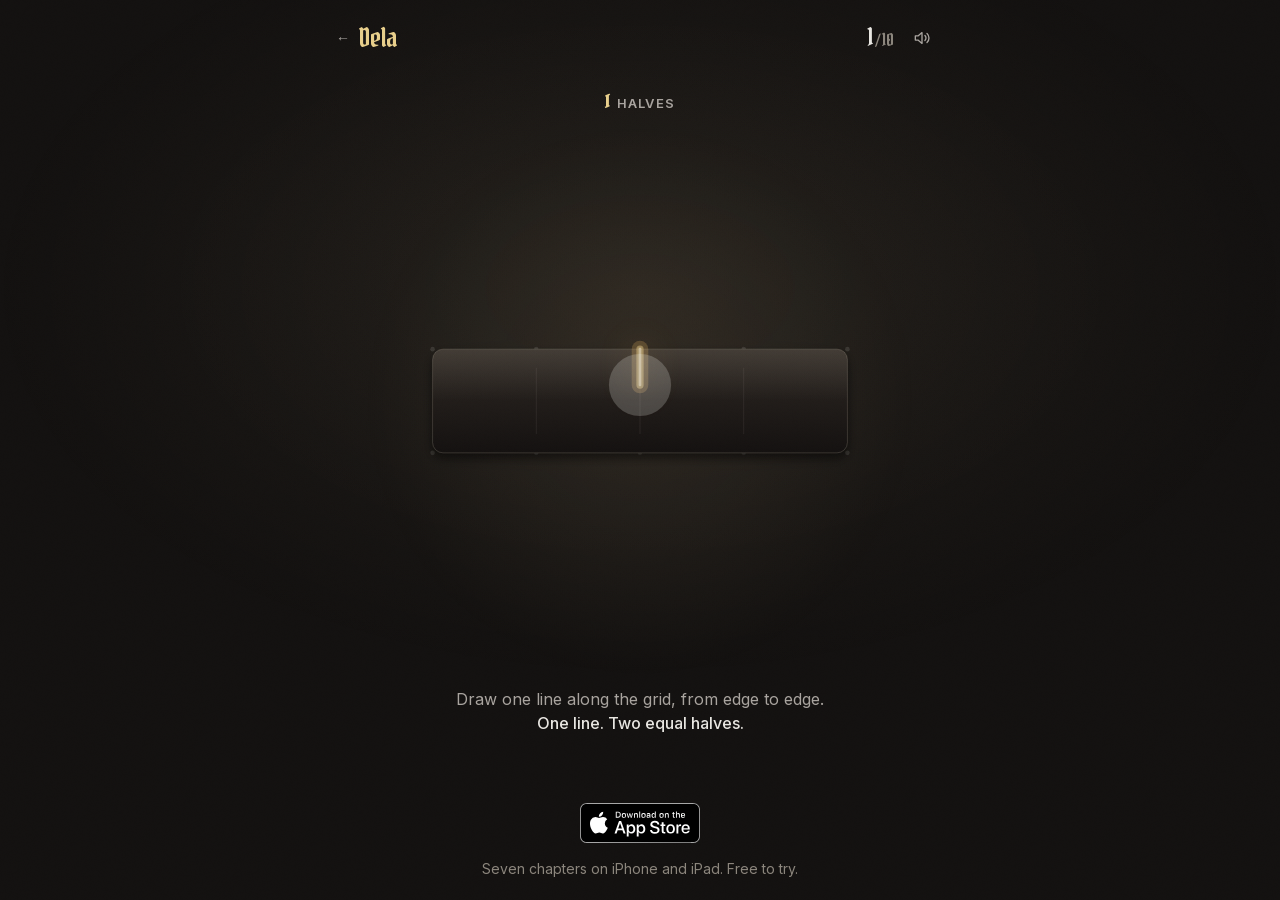
<file: play/index.html>
<!doctype html>
<html lang="en">
<head>
<meta charset="utf-8">
<title>Play · Dela</title>
<meta name="viewport" content="width=device-width, initial-scale=1, viewport-fit=cover">
<meta name="description" content="Play Dela in your browser. Draw one line across a shape and cut it into two identical halves. Ten boards, no install.">
<meta name="theme-color" content="#131110">
<meta name="color-scheme" content="dark">
<link rel="canonical" href="https://playdela.com/play/">
<meta property="og:type" content="website">
<meta property="og:title" content="Play Dela in your browser">
<meta property="og:description" content="One line, two identical halves. Ten boards, no install.">
<meta property="og:url" content="https://playdela.com/play/">
<meta property="og:image" content="https://playdela.com/og.png">
<meta property="og:image:width" content="1200">
<meta property="og:image:height" content="630">
<meta property="og:image:alt" content="The Dela wordmark in gold beside two identical halves, one ivory, one gold leaf.">
<meta property="og:site_name" content="Dela">
<meta name="twitter:card" content="summary_large_image">
<meta name="twitter:title" content="Play Dela in your browser">
<meta name="twitter:description" content="One line, two identical halves. Ten boards, no install.">
<meta name="twitter:image" content="https://playdela.com/og.png">
<link rel="icon" type="image/svg+xml" href="/favicon.svg">
<link rel="icon" href="/favicon.ico" sizes="any">
<link rel="icon" type="image/png" sizes="32x32" href="/favicon-32x32.png">
<link rel="icon" type="image/png" sizes="16x16" href="/favicon-16x16.png">
<link rel="apple-touch-icon" sizes="180x180" href="/apple-touch-icon.png">
<meta name="apple-itunes-app" content="app-id=6766864158">
<link rel="preload" as="font" type="font/woff2" href="/fonts/inter-latin.woff2" crossorigin>
<link rel="preload" as="font" type="font/woff2" href="/fonts/pirata-one-latin.woff2" crossorigin>
<link rel="stylesheet" href="/style.css">
<script defer src="https://cloud.umami.is/script.js" data-website-id="6dcc31dc-88bf-40f4-b641-b362c6f1867d"></script>
<script defer src="/track.js"></script>
<style>
  html, body { height: 100%; }
  body { overscroll-behavior: none; }
  .play {
    position: relative;
    z-index: 1;
    min-height: 100%;
    display: flex;
    flex-direction: column;
    align-items: center;
    max-width: 640px;
    margin: 0 auto;
    padding: max(16px, env(safe-area-inset-top)) max(16px, env(safe-area-inset-right)) max(20px, env(safe-area-inset-bottom)) max(16px, env(safe-area-inset-left));
  }
  .bar {
    width: 100%;
    display: flex;
    align-items: center;
    justify-content: space-between;
    gap: 12px;
    min-height: 44px;
  }
  .crumb { margin: 0; }
  .crumb a { display: inline-flex; align-items: center; gap: 8px; color: var(--mid); text-decoration: none; min-height: 44px; }
  .crumb .mark { font-family: 'Pirata One', serif; font-size: 26px; color: var(--gold); line-height: 1; }
  .bar-right { display: flex; align-items: center; gap: 6px; }
  .count { font-family: 'Pirata One', serif; font-size: 24px; color: var(--paper); line-height: 1; font-variant-numeric: tabular-nums; min-width: 3.2em; text-align: right; }
  .count small { color: var(--muted); font-size: 0.72em; }
  .icon-btn {
    width: 44px; height: 44px; border-radius: 50%;
    display: grid; place-items: center;
    background: transparent; border: 0; color: var(--mid); cursor: pointer;
  }
  .icon-btn svg { width: 20px; height: 20px; }
  @media (hover: hover) { .icon-btn:hover { color: var(--gold); } }

  .chapter {
    margin: clamp(8px, 3vh, 28px) 0 0;
    text-align: center;
    font-size: 13px;
    font-weight: 600;
    letter-spacing: 0.08em;
    text-transform: uppercase;
    color: var(--mid);
  }
  .chapter .num { font-family: 'Pirata One', serif; font-size: 18px; letter-spacing: 0; text-transform: none; color: var(--gold); margin-right: 8px; }

  .stage { position: relative; width: min(100%, 560px); aspect-ratio: 1 / 1; margin-top: 4px; }
  .stage canvas { position: absolute; inset: 0; width: 100%; height: 100%; touch-action: none; cursor: crosshair; display: block; }

  .status {
    min-height: 3.3em;
    margin: 6px 0 0;
    max-width: 30em;
    text-align: center;
    color: var(--mid);
    font-size: 16px;
    line-height: 1.55;
    text-wrap: balance;
    transition: opacity 0.25s var(--ease);
  }
  .status b { color: var(--paper); font-weight: 500; }

  .hint-btn {
    margin-top: 2px;
    font: inherit; font-size: 14px; color: var(--gold);
    background: transparent; border: 1px solid rgba(var(--gold-rgb), 0.35); border-radius: 999px;
    padding: 9px 18px; min-height: 40px; cursor: pointer;
    transition: border-color 0.3s var(--ease), background 0.3s var(--ease);
  }
  @media (hover: hover) { .hint-btn:hover { border-color: var(--gold); background: rgba(var(--gold-rgb), 0.06); } }

  .foot {
    margin-top: auto;
    padding-top: 22px;
    display: flex;
    flex-direction: column;
    align-items: center;
    gap: 4px;
    color: var(--muted);
    font-size: 14px;
    text-align: center;
  }
  .app-badge { display: block; line-height: 0; border-radius: 9px; padding: 10px; }
  .app-badge img { display: block; height: 40px; width: auto; }
  .app-badge:focus-visible { outline-offset: 2px; }

  /* Cards over the board: the chapter card and the end. */
  .card {
    position: absolute; inset: 0;
    display: flex; flex-direction: column; align-items: center; justify-content: center;
    text-align: center; padding: 24px;
    background: radial-gradient(closest-side, rgba(19,17,16,0.96), rgba(19,17,16,0.9) 70%, rgba(19,17,16,0));
    opacity: 0; pointer-events: none;
    transition: opacity 0.45s var(--ease);
  }
  .card.on { opacity: 1; pointer-events: auto; }
  .card .numeral { font-family: 'Pirata One', serif; color: var(--gold); font-size: clamp(64px, 16vw, 104px); line-height: 0.9; }
  .card h2 { font-family: 'Pirata One', serif; font-weight: 400; font-size: clamp(30px, 7vw, 44px); line-height: 1.05; margin: 6px 0 10px; color: var(--paper); letter-spacing: 0; text-transform: none; }
  .card h2::before { display: none; }
  .card p { margin: 0; color: var(--mid); max-width: 24em; text-wrap: balance; }
  .card .tap { margin-top: 18px; font-size: 13px; color: var(--muted); }
  .card ul { list-style: none; margin: 14px 0 18px; padding: 0; display: grid; gap: 2px; font-size: 15px; color: var(--mid); }
  .card ul span { font-family: 'Pirata One', serif; color: var(--gold); display: inline-block; width: 2.2em; text-align: right; margin-right: 10px; font-size: 17px; }
  .card .row { display: flex; flex-wrap: wrap; gap: 8px 14px; justify-content: center; align-items: center; margin-top: 6px; }
  .text-btn { font: inherit; font-size: 15px; color: var(--mid); background: none; border: 0; cursor: pointer; padding: 10px 6px; min-height: 44px; text-decoration: underline; text-decoration-color: rgba(var(--paper-rgb), 0.25); text-underline-offset: 4px; }
  @media (hover: hover) { .text-btn:hover { color: var(--gold); text-decoration-color: var(--gold-deep); } }

  .sr { position: absolute; width: 1px; height: 1px; overflow: hidden; clip: rect(0 0 0 0); white-space: nowrap; }
</style>
</head>
<body>
<main class="play">
  <div class="bar">
    <p class="crumb"><a href="/"><span class="arr">&larr;</span><span class="mark">Dela</span></a></p>
    <div class="bar-right">
      <span class="count" id="count" aria-live="polite"></span>
      <button class="icon-btn" id="sound" type="button" aria-label="Sound on" aria-pressed="true"></button>
    </div>
  </div>

  <h1 class="sr">Play Dela</h1>
  <p class="chapter" id="chapter"></p>

  <div class="stage" id="stage">
    <canvas id="board" role="img" aria-label="The board"></canvas>
    <div class="card" id="chapterCard" aria-hidden="true">
      <div class="numeral" id="cardNum">II</div>
      <h2 id="cardName">Twins</h2>
      <p id="cardRule">One line. Two identical halves.</p>
      <p class="tap">Tap to begin</p>
    </div>
    <div class="card" id="endCard" aria-hidden="true">
      <div class="numeral">Dela</div>
      <p>Those were the first two ideas. The app has seven, 85 boards in all.</p>
      <ul>
        <li><span>III</span>Seeds: equal beads</li>
        <li><span>IV</span>Apart: every pair parted</li>
        <li><span>V</span>Two of everything</li>
        <li><span>VI</span>Thirds: two lines</li>
        <li><span>VII</span>The exception</li>
      </ul>
      <a class="app-badge store-link" href="https://apps.apple.com/app/dela-the-art-of-dividing/id6766864158" data-where="end"><img src="/badges/app-store-black.svg" alt="Download on the App Store" width="120" height="40"></a>
      <p style="font-size:14px;color:var(--muted);margin-top:4px">Free to try on iPhone and iPad.</p>
      <div class="row">
        <button class="text-btn" id="share" type="button">Share</button>
        <button class="text-btn" id="again" type="button">Play again</button>
      </div>
    </div>
  </div>

  <p class="status" id="status" aria-live="polite"></p>
  <button class="hint-btn" id="hint" type="button" hidden>Show a hint</button>

  <div class="foot">
    <a class="app-badge store-link" href="https://apps.apple.com/app/dela-the-art-of-dividing/id6766864158" data-where="foot"><img src="/badges/app-store-black.svg" alt="Download on the App Store" width="120" height="40"></a>
    <span>Seven chapters on iPhone and iPad. Free to try.</span>
  </div>
</main>

<script>
(() => {
  'use strict';

  // Boards from the app (Dela/Sources/LevelsHalves.swift and LevelsTwins.swift), in the
  // app's row codec: '#' cell, '.' empty, '/' next row. Lines are grid vertices "x,y".
  const BOARDS = [
    { id: 1001, rule: 'halves', rows: '####', answer: '2,0 2,1' },
    { id: 1003, rule: 'halves', rows: '###/###/##.', answer: '3,1 2,1 1,1 1,2 0,2' },
    { id: 1005, rule: 'halves', rows: '..##./.###./#####', answer: '1,2 2,2 3,2 4,2' },
    { id: 1008, rule: 'halves', rows: '#..##./######/.##.../..#...', answer: '2,1 2,2 3,2' },
    { id: 2003, rule: 'twins', rows: '#.../###./####', answer: '1,3 1,2 2,2 2,1', decoy: '0,2 1,2 2,2 3,2' },
    { id: 2004, rule: 'twins', rows: '##../##../####', answer: '2,1 1,1 1,2 1,3' },
    { id: 2005, rule: 'twins', rows: '####./#####/#....', answer: '2,0 2,1 2,2' },
    { id: 2009, rule: 'twins', rows: '######/.#####/.###..', answer: '3,3 3,2 3,1 3,0' },
    { id: 2011, rule: 'twins', rows: '.##../.####/####./####./.##..', answer: '1,2 2,2 2,3 3,3 4,3' },
    { id: 2013, rule: 'twins', rows: '..###/.####/.####/####./###..', answer: '2,1 2,2 3,2 3,3 3,4' },
  ];
  const CHAPTERS = {
    halves: { num: 'I', name: 'Halves', rule: 'One line. Two equal halves.' },
    twins: { num: 'II', name: 'Twins', rule: 'One line. Two identical halves.' },
  };

  // ---------------------------------------------------------------- logic (port of Twins.swift)

  const key = (x, y) => x + ',' + y;
  const unkey = k => { const [x, y] = k.split(',').map(Number); return { x, y }; };
  const path = s => (s || '').split(' ').filter(Boolean).map(unkey);

  function parseRows(rows) {
    const cells = new Set();
    let w = 0, h = 0;
    rows.split('/').forEach((row, y) => {
      [...row].forEach((ch, x) => { if (ch !== '.') { cells.add(key(x, y)); w = Math.max(w, x + 1); h = Math.max(h, y + 1); } });
    });
    return { cells, w, h };
  }

  // The cell boundary a unit segment of the line lies on.
  function edgeBetween(a, b) {
    if (a.y === b.y && Math.abs(a.x - b.x) === 1) return 'h' + Math.min(a.x, b.x) + ',' + a.y;
    if (a.x === b.x && Math.abs(a.y - b.y) === 1) return 'v' + a.x + ',' + Math.min(a.y, b.y);
    return null;
  }

  function split(cells, line) {
    const cut = new Set();
    for (let i = 1; i < line.length; i++) { const e = edgeBetween(line[i - 1], line[i]); if (e) cut.add(e); }
    const order = [...cells].map(unkey).sort((a, b) => a.y - b.y || a.x - b.x);
    const seen = new Set(), out = [];
    for (const s of order) {
      const sk = key(s.x, s.y);
      if (seen.has(sk)) continue;
      const comp = new Set([sk]); seen.add(sk);
      const stack = [s];
      while (stack.length) {
        const c = stack.pop();
        const nbrs = [
          [c.x + 1, c.y, 'v' + (c.x + 1) + ',' + c.y],
          [c.x - 1, c.y, 'v' + c.x + ',' + c.y],
          [c.x, c.y + 1, 'h' + c.x + ',' + (c.y + 1)],
          [c.x, c.y - 1, 'h' + c.x + ',' + c.y],
        ];
        for (const [nx, ny, e] of nbrs) {
          const nk = key(nx, ny);
          if (cells.has(nk) && !seen.has(nk) && !cut.has(e)) { seen.add(nk); comp.add(nk); stack.push({ x: nx, y: ny }); }
        }
      }
      out.push(comp);
    }
    return out;
  }

  function centroid(cells) {
    let x = 0, y = 0;
    for (const k of cells) { const c = unkey(k); x += c.x + 0.5; y += c.y + 0.5; }
    return { x: x / cells.size, y: y / cells.size };
  }

  function outline(cells) {
    const next = new Map();
    const add = (a, b) => { const k = key(a[0], a[1]); if (!next.has(k)) next.set(k, []); next.get(k).push(b); };
    for (const k of cells) {
      const { x, y } = unkey(k);
      if (!cells.has(key(x, y - 1))) add([x, y], [x + 1, y]);
      if (!cells.has(key(x + 1, y))) add([x + 1, y], [x + 1, y + 1]);
      if (!cells.has(key(x, y + 1))) add([x + 1, y + 1], [x, y + 1]);
      if (!cells.has(key(x - 1, y))) add([x, y + 1], [x, y]);
    }
    const loops = [];
    while (next.size) {
      const startK = [...next.keys()].map(unkey).sort((a, b) => a.y - b.y || a.x - b.x)[0];
      let cur = [startK.x, startK.y];
      const loop = [cur];
      for (let guard = 0; guard < 4096; guard++) {
        const k = key(cur[0], cur[1]);
        const outs = next.get(k);
        if (!outs || !outs.length) break;
        const n = outs.shift();
        if (!outs.length) next.delete(k);
        cur = n;
        if (cur[0] === startK.x && cur[1] === startK.y) break;
        loop.push(cur);
      }
      loops.push(loop.filter((c, i) => {
        const p = loop[(i - 1 + loop.length) % loop.length], n = loop[(i + 1) % loop.length];
        return !((p[0] === c[0] && c[0] === n[0]) || (p[1] === c[1] && c[1] === n[1]));
      }));
    }
    return loops;
  }

  // Flip (mirror in x), then quarter turns clockwise on screen (y down).
  function transform(x, y, flipped, turns) {
    if (flipped) x = -x;
    for (let i = 0; i < turns % 4; i++) { const t = x; x = -y; y = t; }
    return [x, y];
  }

  // The placement of `moving` over `resting` with the most cells in common.
  function fit(moving, resting) {
    const rest = [...resting].map(unkey), mov = [...moving].map(unkey);
    const restKeys = new Set(rest.map(c => key(2 * c.x + 1, 2 * c.y + 1)));
    const cA = centroid(resting), cB = centroid(moving);
    let best = null;
    for (const flipped of [false, true]) {
      for (let turns = 0; turns < 4; turns++) {
        const mapped = mov.map(c => { const [x, y] = transform(2 * c.x + 1, 2 * c.y + 1, flipped, turns); return { c, x: Math.round(x), y: Math.round(y) }; });
        const offsets = new Set();
        for (const a of restKeys) { const A = unkey(a); for (const m of mapped) offsets.add(key(A.x - m.x, A.y - m.y)); }
        const [mcx, mcy] = transform(cB.x * 2, cB.y * 2, flipped, turns);
        for (const ok of offsets) {
          const o = unkey(ok);
          let overlap = 0;
          const misfit = new Set(), covered = new Set();
          for (const m of mapped) {
            const k = key(m.x + o.x, m.y + o.y);
            covered.add(k);
            if (restKeys.has(k)) overlap++; else misfit.add(key(m.c.x, m.c.y));
          }
          const target = { x: (mcx + o.x) / 2, y: (mcy + o.y) / 2 };
          const dist = Math.hypot(target.x - cA.x, target.y - cA.y);
          const turnCost = turns === 0 ? 0 : (turns === 2 ? 1 : 0.5);
          const score = overlap * 1000 - dist * 10 - (flipped ? 3 : 0) - turnCost;
          if (!best || score > best.score) {
            const bare = new Set(rest.filter(c => !covered.has(key(2 * c.x + 1, 2 * c.y + 1))).map(c => key(c.x, c.y)));
            best = { score, flipped, turns, target, misfit, bare, exact: overlap === resting.size && resting.size === moving.size };
          }
        }
      }
    }
    const angle = [0, Math.PI / 2, Math.PI, -Math.PI / 2][best.turns % 4];
    return { ...best, angle };
  }

  // ---------------------------------------------------------------- sound

  let audio = null, soundOn = true;
  try { soundOn = localStorage.getItem('dela.web.sound') !== 'off'; } catch (e) {}
  function ac() {
    if (!soundOn) return null;
    if (!audio) { try { audio = new (window.AudioContext || window.webkitAudioContext)(); } catch (e) { return null; } }
    if (audio.state === 'suspended') audio.resume();
    return audio;
  }
  function tone(type, f0, f1, dur, gain, delay = 0) {
    const a = ac(); if (!a) return;
    const t = a.currentTime + delay;
    const o = a.createOscillator(), g = a.createGain();
    o.type = type;
    o.frequency.setValueAtTime(f0, t);
    if (f1 !== f0) o.frequency.exponentialRampToValueAtTime(f1, t + dur);
    g.gain.setValueAtTime(0.0001, t);
    g.gain.exponentialRampToValueAtTime(gain, t + 0.008);
    g.gain.exponentialRampToValueAtTime(0.0001, t + dur);
    o.connect(g).connect(a.destination);
    o.start(t); o.stop(t + dur + 0.02);
  }
  function noise(dur, gain, freq) {
    const a = ac(); if (!a) return;
    const n = Math.floor(a.sampleRate * dur), buf = a.createBuffer(1, n, a.sampleRate), d = buf.getChannelData(0);
    for (let i = 0; i < n; i++) d[i] = (Math.random() * 2 - 1) * (1 - i / n);
    const s = a.createBufferSource(), f = a.createBiquadFilter(), g = a.createGain();
    s.buffer = buf; f.type = 'lowpass'; f.frequency.value = freq; g.gain.value = gain;
    s.connect(f).connect(g).connect(a.destination); s.start();
  }
  const SFX = {
    tick: () => tone('sine', 2100, 2100, 0.03, 0.012),
    lift: () => noise(0.18, 0.05, 900),
    thud: w => { tone('sine', 96, 42, 0.32, 0.55 * w); noise(0.07, 0.35 * w, 380); },
    chord: () => { [392, 587.33, 783.99].forEach((f, i) => tone('sine', f, f, 1.3, 0.05, 0.015 + i * 0.03)); },
    knock: () => { tone('triangle', 230, 170, 0.1, 0.12); tone('triangle', 200, 150, 0.1, 0.08, 0.09); },
  };
  const buzz = ms => { try { navigator.vibrate && navigator.vibrate(ms); } catch (e) {} };
  const track = (name, data) => { try { window.umami && window.umami.track(name, data); } catch (e) {} };

  // ---------------------------------------------------------------- state

  const reduceMotion = matchMedia('(prefers-reduced-motion: reduce)').matches;
  const canvas = document.getElementById('board');
  const ctx = canvas.getContext('2d');
  const $ = id => document.getElementById(id);
  const statusEl = $('status'), hintBtn = $('hint');

  let index = 0;
  try { const saved = parseInt(localStorage.getItem('dela.web.board'), 10); if (saved >= 0 && saved < BOARDS.length) index = saved; } catch (e) {}

  let board, pieces, phase, stroke, seam, seamAlpha, timeline, misses, hintTier, guide, rehearsing, touched;
  let ring = null, dust = [], shake = { amp: 0, at: 0 }, misfit = null, lineFade = null;
  let layout = { s: 40, ox: 0, oy: 0, w: 0, h: 0, dpr: 1 };
  let advanceTimer = null, statusTimer = null;

  function makePiece(cells, role) {
    return { cells, role, cent: centroid(cells), loops: outline(cells), ox: 0, oy: 0, angle: 0, flip: 1, lift: 0, scale: 1, tint: 0, glow: 0, opacity: 1 };
  }

  function load(i, { card = true } = {}) {
    clearTimeout(advanceTimer);
    index = i;
    try { localStorage.setItem('dela.web.board', String(i)); } catch (e) {}
    const b = BOARDS[i];
    const p = parseRows(b.rows);
    board = { ...b, ...p, answerPath: path(b.answer), decoyPath: path(b.decoy) };
    pieces = [makePiece(board.cells, 'whole')];
    phase = 'idle'; stroke = null; seam = null; seamAlpha = 0; timeline = null;
    misses = 0; hintTier = 0; guide = null; rehearsing = false; touched = false; misfit = null;
    hintBtn.hidden = true;
    hintBtn.textContent = 'Show a hint';
    const ch = CHAPTERS[b.rule];
    $('chapter').innerHTML = '<span class="num">' + ch.num + '</span>' + ch.name;
    $('count').innerHTML = (i + 1) + '<small> / ' + BOARDS.length + '</small>';
    canvas.setAttribute('aria-label', 'Board ' + (i + 1) + ': ' + spoken(board));
    setStatus(i === 0 ? 'Draw one line along the grid, from edge to edge.<br><b>' + ch.rule + '</b>' : ch.rule);
    resize();
    const firstOfChapter = i === 0 || BOARDS[i - 1].rule !== b.rule;
    if (firstOfChapter && i > 0 && card) showChapterCard(ch);
    else if (board.decoyPath.length && firstOfChapter) setTimeout(rehearse, 600);
    if (i === 0) guide = { at: now() + 0.6 };
  }

  function spoken(b) {
    const rows = b.rows.split('/').map(r => [...r].map(c => c === '.' ? 'gap' : 'cell').join(' '));
    return b.cells.size + ' cells in ' + rows.length + ' rows. ' + rows.map((r, i) => 'Row ' + (i + 1) + ': ' + r + '.').join(' ');
  }

  function setStatus(html, holdMs) {
    clearTimeout(statusTimer);
    statusEl.innerHTML = html;
    if (holdMs) statusTimer = setTimeout(() => { statusEl.innerHTML = CHAPTERS[board.rule].rule; }, holdMs);
  }

  function showChapterCard(ch) {
    const card = $('chapterCard');
    $('cardNum').textContent = ch.num; $('cardName').textContent = ch.name; $('cardRule').textContent = ch.rule;
    card.classList.add('on'); card.setAttribute('aria-hidden', 'false');
    phase = 'card';
    const go = () => {
      card.classList.remove('on'); card.setAttribute('aria-hidden', 'true');
      card.removeEventListener('pointerdown', go);
      phase = 'idle';
      if (board.decoyPath.length) setTimeout(rehearse, 450);
    };
    card.addEventListener('pointerdown', go);
    setTimeout(() => { if (phase === 'card') go(); }, 2600);
  }

  // The first twins board draws its tempting wrong line and plays the miss, then hands over.
  function rehearse() {
    if (touched || phase !== 'idle') return;
    rehearsing = true;
    phase = 'anim';
    const line = board.decoyPath;
    const t0 = now(), dur = 0.9;
    stroke = { points: [line[0]], tip: { x: line[0].x, y: line[0].y }, auto: true };
    const step = () => {
      if (!rehearsing) return;
      const e = Math.min(1, (now() - t0) / dur);
      const pos = e * (line.length - 1);
      const i = Math.floor(pos);
      stroke.points = line.slice(0, i + 1);
      const a = line[Math.min(i, line.length - 1)], b = line[Math.min(i + 1, line.length - 1)];
      stroke.tip = { x: a.x + (b.x - a.x) * (pos - i), y: a.y + (b.y - a.y) * (pos - i) };
      if (e < 1) requestAnimationFrame(step);
      else { const pts = line.slice(); stroke = null; commit(pts); setStatus('Equal halves, but not the same shape.<br><b>Find the line that makes twins.</b>', 5200); }
    };
    requestAnimationFrame(step);
  }

  // ---------------------------------------------------------------- timeline

  const now = () => performance.now() / 1000;
  const ease = {
    linear: e => e,
    out: e => 1 - Math.pow(1 - e, 3),
    inOut: e => e < 0.5 ? 4 * e * e * e : 1 - Math.pow(-2 * e + 2, 3) / 2,
    inQuad: e => e * e,
  };
  function Timeline() {
    const clips = [], cues = [];
    let end = 0;
    return {
      clip(start, dur, ez, fn) { clips.push({ start, dur, ez, fn }); end = Math.max(end, start + dur); },
      cue(t, fn) { cues.push({ t, fn, done: false }); end = Math.max(end, t); },
      run(t) {
        for (const c of clips) if (t >= c.start) c.fn(ease[c.ez](Math.min(1, c.dur <= 0 ? 1 : (t - c.start) / c.dur)));
        for (const q of cues) if (!q.done && t >= q.t) { q.done = true; q.fn(); }
        return t >= end;
      },
    };
  }
  function play(tl) { timeline = { tl, t0: now() }; phase = 'anim'; }

  // ---------------------------------------------------------------- choreography (after TableScene.swift)

  function part(tl, rest, twin) {
    const dx = twin.cent.x - rest.cent.x, dy = twin.cent.y - rest.cent.y, l = Math.max(0.001, Math.hypot(dx, dy));
    const n = { x: dx / l, y: dy / l };
    tl.clip(0, 0.14, 'out', e => {
      twin.ox = n.x * 0.06 * e; twin.oy = n.y * 0.06 * e;
      rest.ox = -n.x * 0.02 * e; rest.oy = -n.y * 0.02 * e;
      rest.tint = e; twin.tint = e; seamAlpha = 1 - e;
    });
    tl.cue(0.14, () => { seam = null; });
    return { x: n.x * 0.06, y: n.y * 0.06, n };
  }

  function carry(tl, rest, twin, start, f, restOff, t0, dur) {
    const target = { x: f.target.x - twin.cent.x + restOff.x, y: f.target.y - twin.cent.y + restOff.y };
    const lift = 0.16;
    tl.cue(t0, () => SFX.lift());
    tl.clip(t0, lift, 'out', e => { twin.lift = e; twin.scale = 1 + 0.06 * e; });
    tl.clip(t0 + lift, dur, 'inOut', e => {
      twin.ox = start.x + (target.x - start.x) * e; twin.oy = start.y + (target.y - start.y) * e;
      twin.angle = f.angle * e;
      twin.flip = f.flipped ? 1 - 2 * e : 1;
      twin.lift = 1 + 0.25 * Math.sin(Math.PI * e);
    });
    return t0 + lift + dur;
  }

  function impact(w, piece) {
    SFX.thud(w); buzz(w >= 1 ? 18 : 8);
    if (reduceMotion) return;
    shake = { amp: 6 * w, at: now() };
    if (w >= 1 && piece) {
      ring = { x: piece.cent.x + piece.ox, y: piece.cent.y + piece.oy, at: now() };
      emitDust(piece, 22);
    }
  }

  function landing(rest, twin, f) {
    const tl = Timeline();
    const start = part(tl, rest, twin);
    const restOff = { x: -start.x / 3, y: -start.y / 3 };
    if (reduceMotion) {
      tl.clip(0.14, 0.18, 'inOut', e => { twin.opacity = 1 - e; });
      tl.cue(0.32, () => {
        twin.ox = f.target.x - twin.cent.x; twin.oy = f.target.y - twin.cent.y; twin.angle = f.angle; twin.flip = f.flipped ? -1 : 1;
        SFX.chord();
      });
      tl.clip(0.32, 0.2, 'inOut', e => { twin.opacity = e; twin.glow = 0.2 * e; });
      tl.cue(0.6, solved);
      return tl;
    }
    let t = carry(tl, rest, twin, start, f, restOff, 0.1, 0.5);
    tl.clip(t, 0.1, 'inQuad', e => { twin.lift = 1 - e; twin.scale = 1.06 - 0.06 * e; });
    t += 0.1;
    tl.cue(t, () => impact(1, twin));
    tl.cue(t + 0.015, () => SFX.chord());
    tl.clip(t, 0.18, 'linear', e => { twin.scale = 1 - 0.035 * Math.sin(Math.PI * e); });
    tl.clip(t, 0.34, 'out', e => { twin.glow = 1 - 0.8 * e; });
    const twinAt = { x: f.target.x - twin.cent.x + restOff.x, y: f.target.y - twin.cent.y + restOff.y };
    const shift = { x: board.w / 2 - rest.cent.x - restOff.x, y: board.h / 2 - rest.cent.y - restOff.y };
    tl.clip(t + 0.14, 0.4, 'out', e => {
      rest.ox = restOff.x + shift.x * e; rest.oy = restOff.y + shift.y * e;
      twin.ox = twinAt.x + shift.x * e; twin.oy = twinAt.y + shift.y * e;
    });
    tl.cue(t + 0.54, solved);
    return tl;
  }

  function miss(rest, twin, f) {
    const tl = Timeline();
    const start = part(tl, rest, twin);
    const restOff = { x: -start.x / 3, y: -start.y / 3 };
    const hover = { x: f.target.x - twin.cent.x + restOff.x, y: f.target.y - twin.cent.y + restOff.y };
    let t = reduceMotion ? 0.16 : carry(tl, rest, twin, start, f, restOff, 0.08, 0.36);
    if (reduceMotion) {
      tl.cue(0.16, () => { twin.ox = hover.x; twin.oy = hover.y; twin.angle = f.angle; twin.flip = f.flipped ? -1 : 1; });
    } else {
      tl.clip(t, 0.08, 'inQuad', e => { twin.lift = 1 - 0.7 * e; });
      t += 0.08;
    }
    tl.cue(t, () => { misfit = { moving: f.misfit, bare: f.bare, alpha: 0 }; SFX.knock(); buzz(10); });
    tl.clip(t, 0.3, 'linear', e => { if (misfit) misfit.alpha = Math.min(1, e * 4); });
    tl.clip(t + 0.3, 0.2, 'linear', e => { if (misfit) misfit.alpha = 1 - e; });
    if (!reduceMotion) tl.clip(t, 0.3, 'linear', e => { twin.angle = f.angle + Math.sin(e * Math.PI * 3) * 0.045 * (1 - e); });
    tl.cue(t + 0.5, () => { misfit = null; });
    t += 0.3;
    tl.clip(t, 0.2, 'out', e => {
      twin.ox = hover.x + (start.x - hover.x) * e; twin.oy = hover.y + (start.y - hover.y) * e;
      twin.angle = f.angle * (1 - e);
      twin.flip = f.flipped ? -1 + 2 * e : 1;
      twin.lift = 0.3 * (1 - e); twin.scale = 1.06 - 0.06 * e;
    });
    if (!reduceMotion) tl.cue(t + 0.2, () => impact(0.3));
    tl.clip(t + 0.1, 0.2, 'inOut', e => {
      rest.tint = 1 - e; twin.tint = 1 - e;
      rest.ox = restOff.x * (1 - e); rest.oy = restOff.y * (1 - e);
    });
    tl.clip(t + 0.3, 0.1, 'out', e => { twin.ox = start.x * (1 - e); twin.oy = start.y * (1 - e); });
    tl.cue(t + 0.52, heal);
    return tl;
  }

  function halvesParted(rest, twin) {
    const tl = Timeline();
    const start = part(tl, rest, twin);
    const n = start.n;
    if (reduceMotion) { tl.cue(0.2, () => SFX.chord()); tl.cue(0.5, solved); return tl; }
    tl.cue(0.1, () => SFX.lift());
    tl.clip(0.1, 0.16, 'out', e => { rest.lift = twin.lift = 0.5 * e; rest.scale = twin.scale = 1 + 0.03 * e; });
    tl.clip(0.14, 0.34, 'inOut', e => {
      twin.ox = start.x + n.x * 0.16 * e; twin.oy = start.y + n.y * 0.16 * e;
      rest.ox = -n.x * (0.02 + 0.16 * e); rest.oy = -n.y * (0.02 + 0.16 * e);
    });
    tl.clip(0.48, 0.09, 'inQuad', e => { rest.lift = twin.lift = 0.5 * (1 - e); rest.scale = twin.scale = 1.03 - 0.03 * e; });
    tl.cue(0.57, () => {
      SFX.thud(0.8); buzz(16);
      shake = { amp: 4, at: now() };
      const c = centroid(board.cells);
      ring = { x: c.x, y: c.y, at: now() };
      emitDust(rest, 10); emitDust(twin, 10);
    });
    tl.cue(0.585, () => SFX.chord());
    tl.clip(0.57, 0.34, 'out', e => { twin.glow = 1 - 0.8 * e; rest.glow = 0.5 * (1 - e); });
    tl.cue(1.0, solved);
    return tl;
  }

  // Unequal halves behave like a balance: the lighter side rises, the heavier stays down.
  function halvesUneven(rest, twin) {
    const tl = Timeline();
    const start = part(tl, rest, twin);
    const restHeavier = rest.cells.size > twin.cells.size;
    tl.cue(0.14, () => { SFX.knock(); buzz(10); });
    tl.clip(0.14, 0.12, 'out', e => { rest.tint = twin.tint = 1 - 0.55 * e; });
    if (!reduceMotion) {
      const up = restHeavier ? { r: 0.05, t: 0.8 } : { r: 0.8, t: 0.05 };
      const grow = restHeavier ? { r: 0, t: 0.05 } : { r: 0.05, t: 0 };
      tl.clip(0.12, 0.24, 'out', e => { rest.lift = up.r * e; twin.lift = up.t * e; rest.scale = 1 + grow.r * e; twin.scale = 1 + grow.t * e; });
      tl.clip(0.36, 0.3, 'linear', e => {
        const wob = Math.sin(e * Math.PI * 3) * 0.04 * (1 - e);
        rest.angle = restHeavier ? 0 : wob; twin.angle = restHeavier ? wob : 0;
      });
      tl.clip(0.66, 0.12, 'inQuad', e => { rest.lift = up.r * (1 - e); twin.lift = up.t * (1 - e); rest.scale = 1 + grow.r * (1 - e); twin.scale = 1 + grow.t * (1 - e); });
      tl.cue(0.78, () => SFX.thud(0.3));
    }
    const healAt = reduceMotion ? 0.4 : 0.76;
    tl.clip(healAt, 0.2, 'inOut', e => {
      rest.tint = twin.tint = 0.45 * (1 - e);
      rest.ox = -start.x / 3 * (1 - e); rest.oy = -start.y / 3 * (1 - e);
      twin.ox = start.x * (1 - e); twin.oy = start.y * (1 - e);
    });
    tl.cue(healAt + 0.22, heal);
    return tl;
  }

  function tooMany() {
    const tl = Timeline();
    tl.clip(0, 0.14, 'out', e => { for (const p of pieces) p.tint = 0.45 * e; seamAlpha = 1 - e; });
    tl.cue(0.14, () => { seam = null; SFX.knock(); buzz(10); });
    tl.clip(0.6, 0.2, 'inOut', e => { for (const p of pieces) p.tint = 0.45 * (1 - e); });
    tl.cue(0.82, heal);
    return tl;
  }

  function heal() {
    pieces = [makePiece(board.cells, 'whole')];
    phase = 'idle'; timeline = null; misfit = null;
    if (rehearsing) { rehearsing = false; return; }
  }

  let lastLine = [], started = false;
  function commit(line) {
    const parts = split(board.cells, line);
    if (parts.length < 2) {
      lineFade = { points: line, at: now() };
      if (!rehearsing) setStatus('Draw all the way across, <b>from edge to edge.</b>', 2600);
      return;
    }
    lastLine = line; seam = line; seamAlpha = 1;
    if (parts.length > 2) {
      pieces = parts.map(c => makePiece(c, 'whole'));
      noteMiss();
      setStatus('That made ' + parts.length + ' parts. <b>One line makes two.</b>', 2600);
      play(tooMany());
      return;
    }
    const rest = makePiece(parts[0], 'rest'), twin = makePiece(parts[1], 'twin');
    pieces = [rest, twin];
    const a = rest.cells.size, b = twin.cells.size;
    if (a !== b) {
      noteMiss();
      setStatus(Math.min(a, b) + ' and ' + Math.max(a, b) + ' cells. <b>Not equal.</b>', 2600);
      play(halvesUneven(rest, twin));
    } else if (board.rule === 'halves') {
      setStatus('<b>Equal.</b>');
      play(halvesParted(rest, twin));
    } else {
      const f = fit(twin.cells, rest.cells);
      if (f.exact) { setStatus('<b>Twins.</b>'); play(landing(rest, twin, f)); }
      else {
        noteMiss();
        if (!rehearsing) setStatus('Equal, but not the same shape. <b>The glowing cells don’t fit.</b>', 2800);
        play(miss(rest, twin, f));
      }
    }
  }

  function noteMiss() {
    if (rehearsing) return;
    misses++;
    if (misses >= 3 && hintTier < 2) hintBtn.hidden = false;
  }

  function solved() {
    phase = 'solved'; timeline = null;
    hintBtn.hidden = true; hintTier = 0;
    track('board-solved', { board: board.id, n: index + 1, misses });
    if (index === BOARDS.length - 1) { advanceTimer = setTimeout(showEnd, 1100); return; }
    advanceTimer = setTimeout(next, 1000);
  }
  function next() { if (phase !== 'solved') return; load(index + 1); }

  function showEnd() {
    track('play-complete');
    const card = $('endCard');
    card.classList.add('on'); card.setAttribute('aria-hidden', 'false');
    phase = 'end';
    pieces = []; seam = null; ring = null; dust = [];
    document.querySelector('.foot').style.visibility = 'hidden';
    hintBtn.hidden = true;
    setStatus('');
    try { localStorage.setItem('dela.web.done', '1'); } catch (e) {}
  }

  hintBtn.addEventListener('click', () => {
    hintTier = Math.min(2, hintTier + 1);
    track('hint', { board: board.id, tier: hintTier });
    if (hintTier >= 2) hintBtn.hidden = true;
    else hintBtn.textContent = 'Show the whole line';
    setStatus(hintTier === 1 ? 'The line starts and ends at the glowing points.' : 'Trace the glowing line.');
  });

  $('again').addEventListener('click', () => {
    const card = $('endCard'); card.classList.remove('on'); card.setAttribute('aria-hidden', 'true');
    document.querySelector('.foot').style.visibility = '';
    load(0, { card: false });
  });
  $('share').addEventListener('click', async () => {
    const data = { title: 'Dela', text: 'One line. Two identical halves.', url: 'https://playdela.com/play/' };
    track('share');
    try {
      if (navigator.share) { await navigator.share(data); return; }
      await navigator.clipboard.writeText(data.url);
      $('share').textContent = 'Link copied';
      setTimeout(() => { $('share').textContent = 'Share'; }, 1800);
    } catch (e) {}
  });
  document.querySelectorAll('.store-link').forEach(a => a.addEventListener('click', () => track('store-click', { where: a.dataset.where, board: index + 1 })));

  const soundBtn = $('sound');
  const drawSound = () => {
    soundBtn.innerHTML = soundOn
      ? '<svg viewBox="0 0 24 24" fill="none" stroke="currentColor" stroke-width="1.6" stroke-linecap="round" stroke-linejoin="round"><path d="M4 9.5h3.2L12 5.5v13l-4.8-4H4z"/><path d="M15.5 9a4.2 4.2 0 0 1 0 6"/><path d="M18 6.5a7.6 7.6 0 0 1 0 11"/></svg>'
      : '<svg viewBox="0 0 24 24" fill="none" stroke="currentColor" stroke-width="1.6" stroke-linecap="round" stroke-linejoin="round"><path d="M4 9.5h3.2L12 5.5v13l-4.8-4H4z"/><path d="M16 9.5l5 5M21 9.5l-5 5"/></svg>';
    soundBtn.setAttribute('aria-pressed', String(soundOn));
    soundBtn.setAttribute('aria-label', soundOn ? 'Sound on' : 'Sound off');
  };
  soundBtn.addEventListener('click', () => {
    soundOn = !soundOn;
    try { localStorage.setItem('dela.web.sound', soundOn ? 'on' : 'off'); } catch (e) {}
    drawSound();
  });
  drawSound();

  // ---------------------------------------------------------------- input (after TableScene.follow)

  function toGrid(ev) {
    const r = canvas.getBoundingClientRect();
    return { x: (ev.clientX - r.left - layout.ox) / layout.s, y: (ev.clientY - r.top - layout.oy) / layout.s };
  }
  const clampV = v => ({ x: Math.max(0, Math.min(board.w, v.x)), y: Math.max(0, Math.min(board.h, v.y)) });

  // Steps the head of the line toward the finger one grid edge at a time. A step back needs less
  // travel than a bend, and a bend less than going straight on, so the line feels sure.
  function follow(p, release) {
    const pts = stroke.points;
    for (let guard = 0; guard < 32; guard++) {
      const h = pts[pts.length - 1], prev = pts[pts.length - 2];
      const dx = p.x - h.x, dy = p.y - h.y;
      const horiz = Math.abs(dx) >= Math.abs(dy);
      const d = horiz ? dx : dy;
      const c = clampV(horiz ? { x: h.x + Math.sign(d), y: h.y } : { x: h.x, y: h.y + Math.sign(d) });
      if (c.x === h.x && c.y === h.y) break;
      const back = !!prev && prev.x === c.x && prev.y === c.y;
      const straight = !!prev && (horiz ? h.x !== prev.x : h.y !== prev.y);
      const need = release ? 0.5 : back ? 0.22 : straight ? 0.36 : 0.3;
      if (Math.abs(d) < need) break;
      if (back) { pts.pop(); continue; }
      if (pts.some(q => q.x === c.x && q.y === c.y)) break;
      pts.push(c);
      SFX.tick();
    }
    stroke.tip = p;
  }

  canvas.addEventListener('pointerdown', ev => {
    if (phase === 'solved') { clearTimeout(advanceTimer); next(); return; }
    if (phase !== 'idle') return;
    ac();
    ev.preventDefault();
    try { canvas.setPointerCapture(ev.pointerId); } catch (e) {}
    touched = true; guide = null;
    if (!started) { started = true; track('play-start', { board: index + 1 }); }
    const g = toGrid(ev);
    const v = clampV({ x: Math.round(g.x), y: Math.round(g.y) });
    stroke = { points: [v], tip: g, id: ev.pointerId };
    phase = 'drawing';
  });
  canvas.addEventListener('pointermove', ev => {
    if (phase !== 'drawing' || !stroke || ev.pointerId !== stroke.id) return;
    const evs = ev.getCoalescedEvents ? ev.getCoalescedEvents() : [ev];
    for (const e of (evs.length ? evs : [ev])) follow(toGrid(e), false);
  });
  const end = ev => {
    if (phase !== 'drawing' || !stroke || ev.pointerId !== stroke.id) return;
    follow(toGrid(ev), true);
    const pts = stroke.points;
    stroke = null;
    phase = 'idle';
    if (pts.length < 2) return;
    commit(pts);
  };
  canvas.addEventListener('pointerup', end);
  canvas.addEventListener('pointercancel', ev => { if (stroke && ev.pointerId === stroke.id) { stroke = null; phase = 'idle'; } });

  // ---------------------------------------------------------------- rendering (after LacquerBoard.swift)

  function resize() {
    const r = canvas.getBoundingClientRect();
    const dpr = Math.min(3, window.devicePixelRatio || 1);
    canvas.width = Math.round(r.width * dpr); canvas.height = Math.round(r.height * dpr);
    const span = Math.max(board.w, board.h) + 1.4;
    const s = Math.min(r.width, r.height) / span;
    layout = { s, ox: (r.width - board.w * s) / 2, oy: (r.height - board.h * s) / 2, w: r.width, h: r.height, dpr };
  }
  addEventListener('resize', () => board && resize());

  const px = (x, y) => [layout.ox + x * layout.s, layout.oy + y * layout.s];

  function roundedLoops(loops, r) {
    const p = new Path2D();
    for (const loop of loops) {
      const n = loop.length;
      for (let i = 0; i < n; i++) {
        const a = loop[(i - 1 + n) % n], c = loop[i], b = loop[(i + 1) % n];
        const [cx, cy] = px(c[0], c[1]);
        const [ax, ay] = px((a[0] + c[0]) / 2, (a[1] + c[1]) / 2);
        const [bx, by] = px((b[0] + c[0]) / 2, (b[1] + c[1]) / 2);
        if (i === 0) p.moveTo(ax, ay); else p.lineTo(ax, ay);
        p.arcTo(cx, cy, bx, by, r);
      }
      p.closePath();
    }
    return p;
  }

  function cellRect(k, inset) {
    const c = unkey(k);
    const [x, y] = px(c.x, c.y);
    return [x + inset, y + inset, layout.s - 2 * inset, layout.s - 2 * inset];
  }

  function withPiece(p, fn) {
    const [cx, cy] = px(p.cent.x, p.cent.y);
    ctx.save();
    ctx.translate(cx + p.ox * layout.s, cy + p.oy * layout.s);
    ctx.rotate(p.angle);
    ctx.scale(p.flip * p.scale, p.scale);
    ctx.translate(-cx, -cy);
    fn();
    ctx.restore();
  }

  function material(p, path, bounds) {
    const [x0, y0, x1, y1] = bounds;
    // Lacquer body, then the tint towards ivory (rest) or gold leaf (twin).
    const lac = ctx.createLinearGradient(0, y0, 0, y1);
    lac.addColorStop(0, '#2E2823'); lac.addColorStop(1, '#141110');
    ctx.fillStyle = lac; ctx.fill(path);
    if (p.tint > 0.001) {
      ctx.globalAlpha = p.opacity * Math.min(1, p.tint);
      let g;
      if (p.role === 'twin') {
        g = ctx.createLinearGradient(x0, y0, x1, y1);
        g.addColorStop(0, '#FAE094'); g.addColorStop(0.3, '#DBA847'); g.addColorStop(0.58, '#8C5E1C'); g.addColorStop(0.8, '#CC993D'); g.addColorStop(1, '#F2D17A');
      } else if (p.role === 'rest') {
        g = ctx.createLinearGradient(0, y0, 0, y1);
        g.addColorStop(0, '#EDE6D6'); g.addColorStop(1, '#BDB09C');
      } else {
        g = 'rgba(80,72,64,1)';
      }
      ctx.fillStyle = g; ctx.fill(path);
      ctx.globalAlpha = p.opacity;
    }
    // Sheen from the lamp above.
    const sh = ctx.createLinearGradient(0, y0, 0, y1);
    sh.addColorStop(0, p.role === 'twin' && p.tint > 0.5 ? 'rgba(255,240,200,0.28)' : 'rgba(255,242,220,0.10)');
    sh.addColorStop(0.5, 'rgba(255,242,220,0)');
    ctx.fillStyle = sh; ctx.fill(path);
  }

  function drawPiece(p, t) {
    const s = layout.s;
    const path = roundedLoops(p.loops, s * 0.1);
    let x0 = Infinity, y0 = Infinity, x1 = -Infinity, y1 = -Infinity;
    for (const l of p.loops) for (const v of l) { const [X, Y] = px(v[0], v[1]); x0 = Math.min(x0, X); y0 = Math.min(y0, Y); x1 = Math.max(x1, X); y1 = Math.max(y1, Y); }
    // The recess the twin leaves while it is in the air.
    if (p.role === 'twin' && p.lift > 0.05 && (Math.abs(p.ox) > 0.1 || Math.abs(p.oy) > 0.1)) {
      ctx.save();
      ctx.globalAlpha = Math.min(1, p.lift) * 0.8;
      ctx.fillStyle = '#0A0807';
      ctx.fill(path);
      ctx.restore();
    }
    ctx.save();
    ctx.globalAlpha = p.opacity;
    withPiece(p, () => {
      // Contact and ambient shadows grow with lift (canvas shadows ignore the transform).
      ctx.save();
      ctx.shadowColor = 'rgba(0,0,0,0.55)';
      ctx.shadowBlur = s * (0.1 + 0.35 * p.lift) * layout.dpr;
      ctx.shadowOffsetY = s * (0.05 + 0.3 * p.lift) * layout.dpr;
      ctx.fillStyle = '#141110';
      ctx.fill(path);
      ctx.restore();
      material(p, path, [x0, y0, x1, y1]);
      // Hairlines between a piece's own cells keep the area countable.
      const hair = 0.075 * (1 - Math.min(1, p.tint)) + (p.role === 'twin' ? 0.1 : p.role === 'rest' ? 0.06 : 0) * Math.min(1, p.tint);
      if (hair > 0.005) {
        ctx.strokeStyle = p.role === 'rest' && p.tint > 0.5 ? 'rgba(80,66,48,' + hair * 2 + ')' : 'rgba(232,230,225,' + hair + ')';
        ctx.lineWidth = 1;
        ctx.beginPath();
        for (const k of p.cells) {
          const c = unkey(k);
          if (p.cells.has(key(c.x + 1, c.y))) { const [X, Y] = px(c.x + 1, c.y); ctx.moveTo(X, Y + s * 0.18); ctx.lineTo(X, Y + s * 0.82); }
          if (p.cells.has(key(c.x, c.y + 1))) { const [X, Y] = px(c.x, c.y + 1); ctx.moveTo(X + s * 0.18, Y); ctx.lineTo(X + s * 0.82, Y); }
        }
        ctx.stroke();
      }
      // Lit rim.
      ctx.strokeStyle = p.role === 'twin' && p.tint > 0.5 ? 'rgba(255,236,190,0.55)' : 'rgba(255,238,215,0.16)';
      ctx.lineWidth = 1;
      ctx.stroke(path);
      if (p.glow > 0.01) {
        ctx.save();
        ctx.globalAlpha = p.opacity * 0.4 * p.glow;
        ctx.fillStyle = '#FFE08C';
        ctx.fill(path);
        ctx.globalAlpha = p.opacity * 0.85 * p.glow;
        ctx.strokeStyle = '#FFEEC0';
        ctx.lineWidth = 1.5;
        ctx.stroke(path);
        ctx.restore();
      }
      if (misfit && p.role === 'twin' && misfit.alpha > 0) {
        ctx.fillStyle = 'rgba(255,122,84,' + 0.75 * misfit.alpha + ')';
        for (const k of misfit.moving) { const r = cellRect(k, s * 0.12); ctx.beginPath(); ctx.roundRect(...r, s * 0.08); ctx.fill(); }
      }
    });
    if (misfit && p.role === 'rest' && misfit.alpha > 0) {
      ctx.strokeStyle = 'rgba(255,122,84,' + 0.9 * misfit.alpha + ')';
      ctx.lineWidth = 2;
      for (const k of misfit.bare) {
        const c = unkey(k);
        const [cx, cy] = px(c.x + p.ox, c.y + p.oy);
        ctx.beginPath(); ctx.roundRect(cx + s * 0.14, cy + s * 0.14, s * 0.72, s * 0.72, s * 0.08); ctx.stroke();
      }
    }
    ctx.restore();
  }

  function moltenLine(points, tip, alpha, t) {
    if (!points.length || alpha <= 0) return;
    const s = layout.s;
    const path = new Path2D();
    points.forEach((v, i) => { const [X, Y] = px(v.x, v.y); i ? path.lineTo(X, Y) : path.moveTo(X, Y); });
    if (tip) {
      const h = points[points.length - 1];
      const dx = tip.x - h.x, dy = tip.y - h.y;
      const along = Math.abs(dx) >= Math.abs(dy) ? { x: h.x + Math.max(-0.45, Math.min(0.45, dx)), y: h.y } : { x: h.x, y: h.y + Math.max(-0.45, Math.min(0.45, dy)) };
      const [X, Y] = px(along.x, along.y);
      path.lineTo(X, Y);
    }
    ctx.save();
    ctx.lineCap = 'round'; ctx.lineJoin = 'round';
    ctx.globalAlpha = alpha;
    ctx.shadowColor = 'rgba(255,190,100,0.7)';
    ctx.shadowBlur = s * 0.35 * layout.dpr;
    ctx.strokeStyle = 'rgba(255,194,102,0.45)'; ctx.lineWidth = Math.max(5, s * 0.16); ctx.stroke(path);
    ctx.shadowBlur = 0;
    ctx.strokeStyle = '#E8CF8B'; ctx.lineWidth = Math.max(2.5, s * 0.07); ctx.stroke(path);
    ctx.strokeStyle = 'rgba(255,250,236,0.9)'; ctx.lineWidth = Math.max(1, s * 0.026); ctx.stroke(path);
    if (tip) {
      const [X, Y] = px(tip.x, tip.y);
      ctx.fillStyle = 'rgba(255,222,150,0.35)'; ctx.beginPath(); ctx.arc(X, Y, s * 0.22, 0, 7); ctx.fill();
      ctx.fillStyle = '#FFF6E2'; ctx.beginPath(); ctx.arc(X, Y, Math.max(3, s * 0.07), 0, 7); ctx.fill();
    }
    ctx.restore();
  }

  function emitDust(p, count) {
    const edges = [];
    for (const l of p.loops) for (let i = 0; i < l.length; i++) edges.push([l[i], l[(i + 1) % l.length]]);
    for (let i = 0; i < count; i++) {
      const [a, b] = edges[Math.floor(Math.random() * edges.length)];
      const u = Math.random();
      let x = a[0] + (b[0] - a[0]) * u, y = a[1] + (b[1] - a[1]) * u;
      // Place on the piece as it now lies.
      const dx = x - p.cent.x, dy = y - p.cent.y;
      const [tx, ty] = [dx * Math.cos(p.angle) * p.flip - dy * Math.sin(p.angle), dx * Math.sin(p.angle) * p.flip + dy * Math.cos(p.angle)];
      x = p.cent.x + p.ox + tx; y = p.cent.y + p.oy + ty;
      const ang = Math.atan2(ty, tx) + (Math.random() - 0.5) * 1.2;
      const sp = 0.6 + Math.random() * 1.4;
      dust.push({ x, y, vx: Math.cos(ang) * sp, vy: Math.sin(ang) * sp, at: now(), life: 0.45 + Math.random() * 0.4, r: 0.6 + Math.random() * 1.4 });
    }
  }

  function frame() {
    const t = now();
    if (timeline) { const done = timeline.tl.run(t - timeline.t0); if (done && timeline) timeline = null; }
    const { dpr, w, h, s } = layout;
    ctx.setTransform(dpr, 0, 0, dpr, 0, 0);
    ctx.clearRect(0, 0, w, h);
    ctx.save();
    if (shake.amp > 0) {
      const e = (t - shake.at) / 0.28;
      if (e < 1) ctx.translate(Math.sin(e * 38) * shake.amp * (1 - e), Math.cos(e * 31) * shake.amp * 0.5 * (1 - e));
      else shake.amp = 0;
    }
    // The table under the board: a warm pool of light.
    const [bx, by] = px(board.w / 2, board.h / 2);
    const pool = ctx.createRadialGradient(bx, by, 0, bx, by, Math.min(w, h) * 0.5);
    pool.addColorStop(0, 'rgba(255,222,170,0.07)'); pool.addColorStop(1, 'rgba(255,222,170,0)');
    ctx.fillStyle = pool; ctx.fillRect(0, 0, w, h);
    // Grid points the line runs along.
    if (phase === 'idle' || phase === 'drawing') {
      ctx.fillStyle = 'rgba(232,230,225,0.13)';
      for (let y = 0; y <= board.h; y++) for (let x = 0; x <= board.w; x++) { const [X, Y] = px(x, y); ctx.beginPath(); ctx.arc(X, Y, Math.max(1, s * 0.022), 0, 7); ctx.fill(); }
    }
    // Pieces: the rest first, the twin on top.
    const order = pieces.slice().sort((a, b) => (a.role === 'twin') - (b.role === 'twin') || a.lift - b.lift);
    for (const p of order) drawPiece(p, t);
    // Hints: the ends, then the whole line.
    if (hintTier > 0 && phase !== 'solved') {
      const a = board.answerPath;
      const pulse = 0.55 + 0.45 * Math.sin(t * 3.2);
      if (hintTier >= 2) moltenLine(a, null, 0.28 + 0.12 * pulse, t);
      for (const v of [a[0], a[a.length - 1]]) {
        const [X, Y] = px(v.x, v.y);
        ctx.fillStyle = 'rgba(255,222,150,' + 0.3 * pulse + ')'; ctx.beginPath(); ctx.arc(X, Y, s * 0.24, 0, 7); ctx.fill();
        ctx.fillStyle = 'rgba(255,246,226,0.95)'; ctx.beginPath(); ctx.arc(X, Y, Math.max(3, s * 0.07), 0, 7); ctx.fill();
      }
    }
    // First board: a ghost of the line drawing itself until the first touch.
    if (guide && phase === 'idle' && t > guide.at) {
      const a = board.answerPath, cyc = (t - guide.at) % 2.4, e = Math.min(1, cyc / 1.1);
      const fade = cyc < 1.6 ? 1 : Math.max(0, 1 - (cyc - 1.6) / 0.6);
      const pos = ease.inOut(e) * (a.length - 1), i = Math.floor(pos);
      const A = a[Math.min(i, a.length - 1)], B = a[Math.min(i + 1, a.length - 1)];
      const tip = { x: A.x + (B.x - A.x) * (pos - i), y: A.y + (B.y - A.y) * (pos - i) };
      moltenLine(a.slice(0, i + 1).concat([tip]), null, 0.45 * fade, t);
      const [X, Y] = px(tip.x, tip.y);
      ctx.fillStyle = 'rgba(232,230,225,' + 0.22 * fade + ')'; ctx.beginPath(); ctx.arc(X, Y, s * 0.3, 0, 7); ctx.fill();
    }
    if (seam && seamAlpha > 0) moltenLine(seam, null, seamAlpha, t);
    if (lineFade) {
      const e = (t - lineFade.at) / 0.35;
      if (e < 1) moltenLine(lineFade.points, null, 1 - e, t); else lineFade = null;
    }
    if (stroke) moltenLine(stroke.points, stroke.tip, 1, t);
    // Shockwave and dust.
    if (ring) {
      const e = (t - ring.at) / 0.6;
      if (e < 1) {
        const [X, Y] = px(ring.x, ring.y);
        // Grow from the centre of the pair and fade out before the canvas edge.
        const reach = Math.max(s, Math.min(X, Y, w - X, h - Y) - 6);
        const r0 = s * 0.4, r = r0 + (reach - r0) * ease.out(e);
        ctx.strokeStyle = 'rgba(244,217,143,' + 0.7 * (1 - e) * (1 - e) + ')';
        ctx.lineWidth = 1.5 * (1 - e) + 0.5;
        ctx.beginPath(); ctx.arc(X, Y, r, 0, 7); ctx.stroke();
      } else ring = null;
    }
    dust = dust.filter(d => t - d.at < d.life);
    for (const d of dust) {
      const e = (t - d.at) / d.life, k = ease.out(e);
      const [X, Y] = px(d.x + d.vx * 0.5 * k, d.y + d.vy * 0.5 * k);
      ctx.fillStyle = 'rgba(255,232,180,' + 0.6 * (1 - e) + ')';
      ctx.beginPath(); ctx.arc(X, Y, d.r, 0, 7); ctx.fill();
    }
    ctx.restore();
    requestAnimationFrame(frame);
  }

  load(index, { card: false });
  requestAnimationFrame(frame);
  if (window.ResizeObserver) new ResizeObserver(() => board && resize()).observe(canvas);
})();
</script>
</body>
</html>
</file>
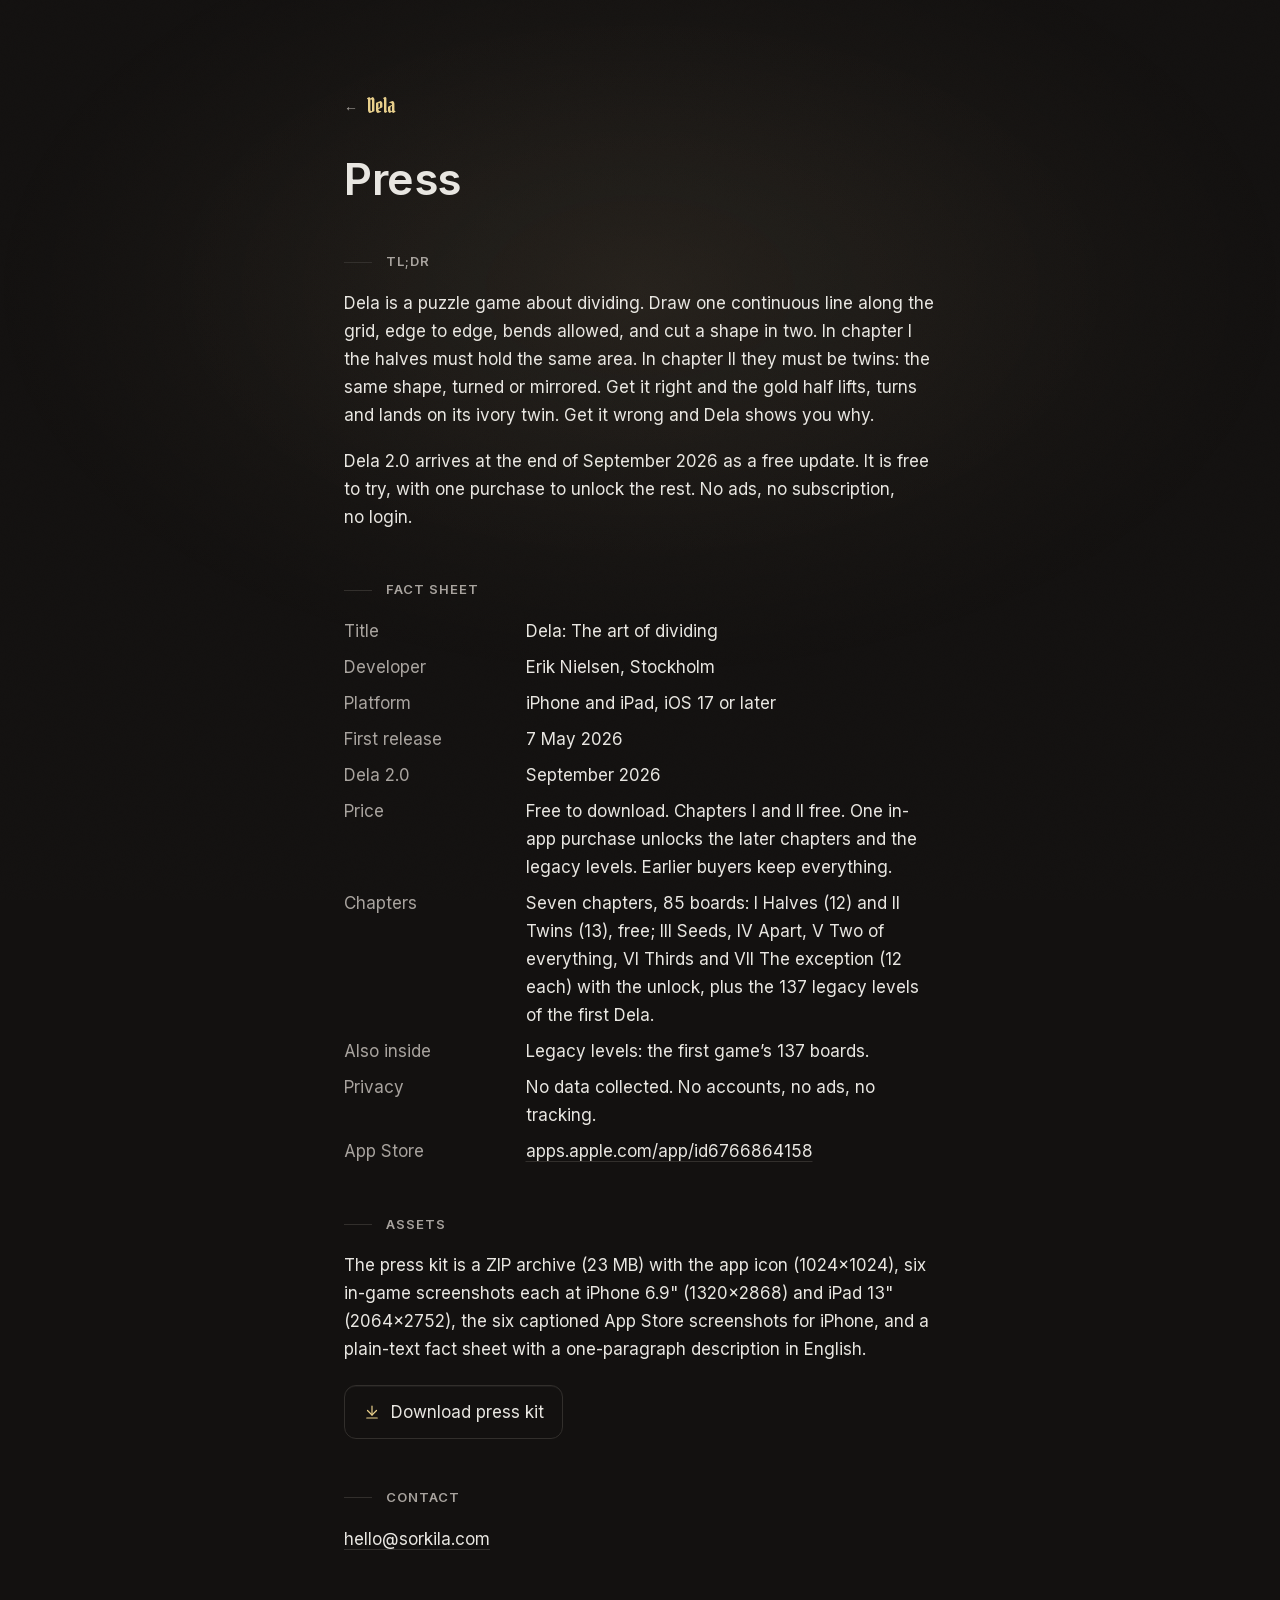
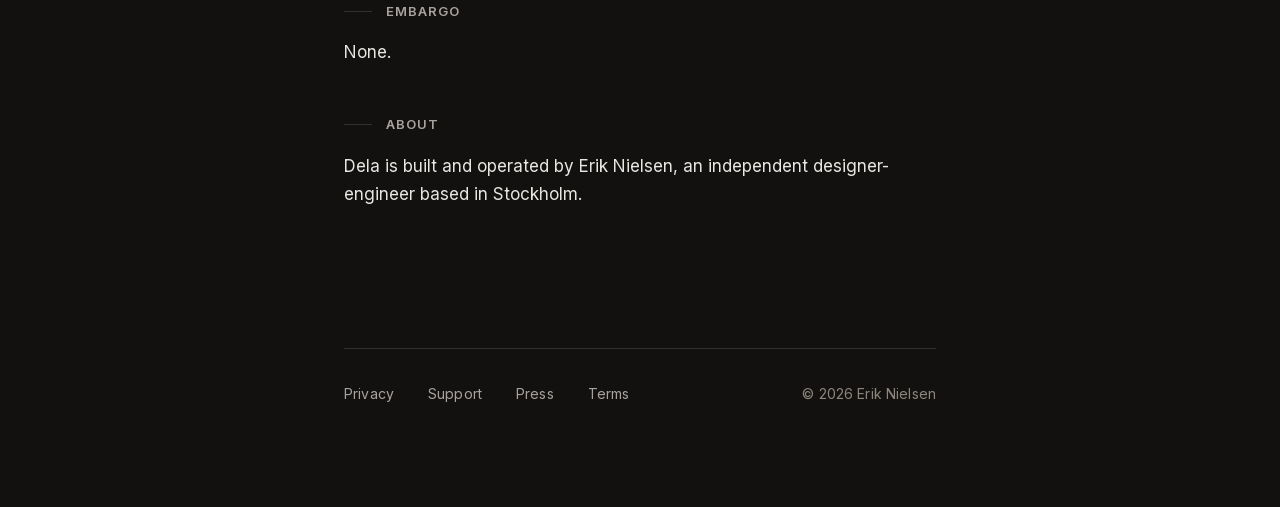
<file: press/index.html>
<!doctype html>
<html lang="en">
<head>
<meta charset="utf-8">
<title>Press · Dela</title>
<meta name="viewport" content="width=device-width, initial-scale=1, viewport-fit=cover">
<meta name="description" content="Press kit, fact sheet and editorial contact for Dela, a puzzle game for iPhone and iPad by Erik Nielsen.">
<meta name="theme-color" content="#131110">
<meta name="color-scheme" content="dark">
<link rel="canonical" href="https://playdela.com/press/">
<meta property="og:type" content="website">
<meta property="og:title" content="Press · Dela">
<meta property="og:description" content="Press kit and editorial contact for Dela.">
<meta property="og:url" content="https://playdela.com/press/">
<meta property="og:image" content="https://playdela.com/og.png">
<meta property="og:site_name" content="Dela">
<meta name="twitter:card" content="summary_large_image">
<link rel="icon" type="image/svg+xml" href="/favicon.svg">
<link rel="icon" href="/favicon.ico" sizes="any">
<link rel="icon" type="image/png" sizes="32x32" href="/favicon-32x32.png">
<link rel="icon" type="image/png" sizes="16x16" href="/favicon-16x16.png">
<link rel="apple-touch-icon" sizes="180x180" href="/apple-touch-icon.png">
<link rel="preload" as="font" type="font/woff2" href="/fonts/inter-latin.woff2" crossorigin>
<link rel="preload" as="font" type="font/woff2" href="/fonts/pirata-one-latin.woff2" crossorigin>
<link rel="stylesheet" href="/style.css">
<script defer src="https://cloud.umami.is/script.js" data-website-id="6dcc31dc-88bf-40f4-b641-b362c6f1867d"></script>
<script defer src="/track.js"></script>
<style>
  /* Press kit CTA: mirrors the home App Store badge's craft level: inset
     top-edge highlight, ambient cast on hover, translateY lift. The only
     interactive element on the subpage, so it earns the same treatment. */
  .download {
    display: inline-flex;
    align-items: center;
    gap: 10px;
    padding: 12px 18px;
    border: 1px solid var(--surface);
    border-radius: 12px;
    color: var(--paper);
    text-decoration: none;
    margin-top: 4px;
    box-shadow: inset 0 1px 0 rgba(var(--paper-rgb), 0.05);
    transition:
      border-color 0.5s var(--ease),
      transform 0.5s var(--ease),
      box-shadow 0.5s var(--ease);
    will-change: transform;
  }
  .download svg { color: var(--gold); }
  @media (hover: hover) {
    .download:hover {
      border-color: rgba(var(--gold-rgb), 0.55);
      transform: translateY(-1px);
      box-shadow:
        inset 0 1px 0 rgba(var(--gold-rgb), 0.16),
        0 4px 14px rgba(0,0,0,0.22);
    }
  }
  /* Fact sheet: a two-column definition list that stacks on phones. */
  .facts { display: grid; grid-template-columns: 9.5em minmax(0, 1fr); gap: 8px 20px; margin: 0; }
  .facts dt { color: var(--mid); }
  .facts dd { margin: 0; }
  @media (max-width: 480px) {
    .facts { grid-template-columns: minmax(0, 1fr); gap: 0; }
    .facts dd { margin-bottom: 12px; }
  }
</style>
</head>
<body>
<main class="wrap wrap--narrow">

  <p class="crumb"><a href="/"><span class="arr">&larr;</span><span class="mark">Dela</span></a></p>

  <h1>Press</h1>

  <h2>TL;DR</h2>
  <p>Dela is a puzzle game about dividing. Draw one continuous line along the grid, edge to edge, bends allowed, and cut a shape in two. In chapter I the halves must hold the same area. In chapter II they must be twins: the same shape, turned or mirrored. Get it right and the gold half lifts, turns and lands on its ivory twin. Get it wrong and Dela shows you why.</p>
  <p>Dela 2.0 arrives at the end of September 2026 as a free update. It is free to try, with one purchase to unlock the rest. No ads, no subscription, no login.</p>

  <h2>Fact sheet</h2>
  <dl class="facts">
    <dt>Title</dt><dd>Dela: The art of dividing</dd>
    <dt>Developer</dt><dd>Erik Nielsen, Stockholm</dd>
    <dt>Platform</dt><dd>iPhone and iPad, iOS 17 or later</dd>
    <dt>First release</dt><dd>7 May 2026</dd>
    <dt>Dela 2.0</dt><dd>September 2026</dd>
    <dt>Price</dt><dd>Free to download. Chapters I and II free. One in-app purchase unlocks the later chapters and the legacy levels. Earlier buyers keep everything.</dd>
    <dt>Chapters</dt><dd>Seven chapters, 85 boards: I Halves (12) and II Twins (13), free; III Seeds, IV Apart, V Two of everything, VI Thirds and VII The exception (12 each) with the unlock, plus the 137 legacy levels of the first Dela.</dd>
    <dt>Also inside</dt><dd>Legacy levels: the first game’s 137 boards.</dd>
    <dt>Privacy</dt><dd>No data collected. No accounts, no ads, no tracking.</dd>
    <dt>App Store</dt><dd><a href="https://apps.apple.com/app/dela-the-art-of-dividing/id6766864158" data-where="press-facts">apps.apple.com/app/id6766864158</a></dd>
  </dl>

  <h2>Assets</h2>
  <p>The press kit is a ZIP archive (23 MB) with the app icon (1024&times;1024), six in-game screenshots each at iPhone 6.9" (1320&times;2868) and iPad 13" (2064&times;2752), the six captioned App Store screenshots for iPhone, and a plain-text fact sheet with a one-paragraph description in English.</p>
  <p>
    <a class="download" href="/press-kit.zip" download>
      <svg viewBox="0 0 24 24" width="18" height="18" aria-hidden="true" fill="none" stroke="currentColor" stroke-width="1.6" stroke-linecap="round" stroke-linejoin="round">
        <path d="M12 4v12"/><path d="m6 10 6 6 6-6"/><path d="M5 20h14"/>
      </svg>
      Download press kit
    </a>
  </p>

  <h2>Contact</h2>
  <p><a href="mailto:hello@sorkila.com?subject=Dela%20press">hello@sorkila.com</a></p>

  <h2>Embargo</h2>
  <p>None.</p>

  <h2>About</h2>
  <p>Dela is built and operated by Erik Nielsen, an independent designer-engineer based in Stockholm.</p>

  <footer>
    <nav aria-label="Site">
      <a href="/privacy/">Privacy</a>
      <a href="/support/">Support</a>
      <a href="/press/">Press</a>
      <a href="https://www.apple.com/legal/internet-services/itunes/dev/stdeula/" rel="external">Terms</a>
    </nav>
    <span>&copy; 2026 Erik Nielsen</span>
  </footer>

</main>
</body>
</html>
</file>
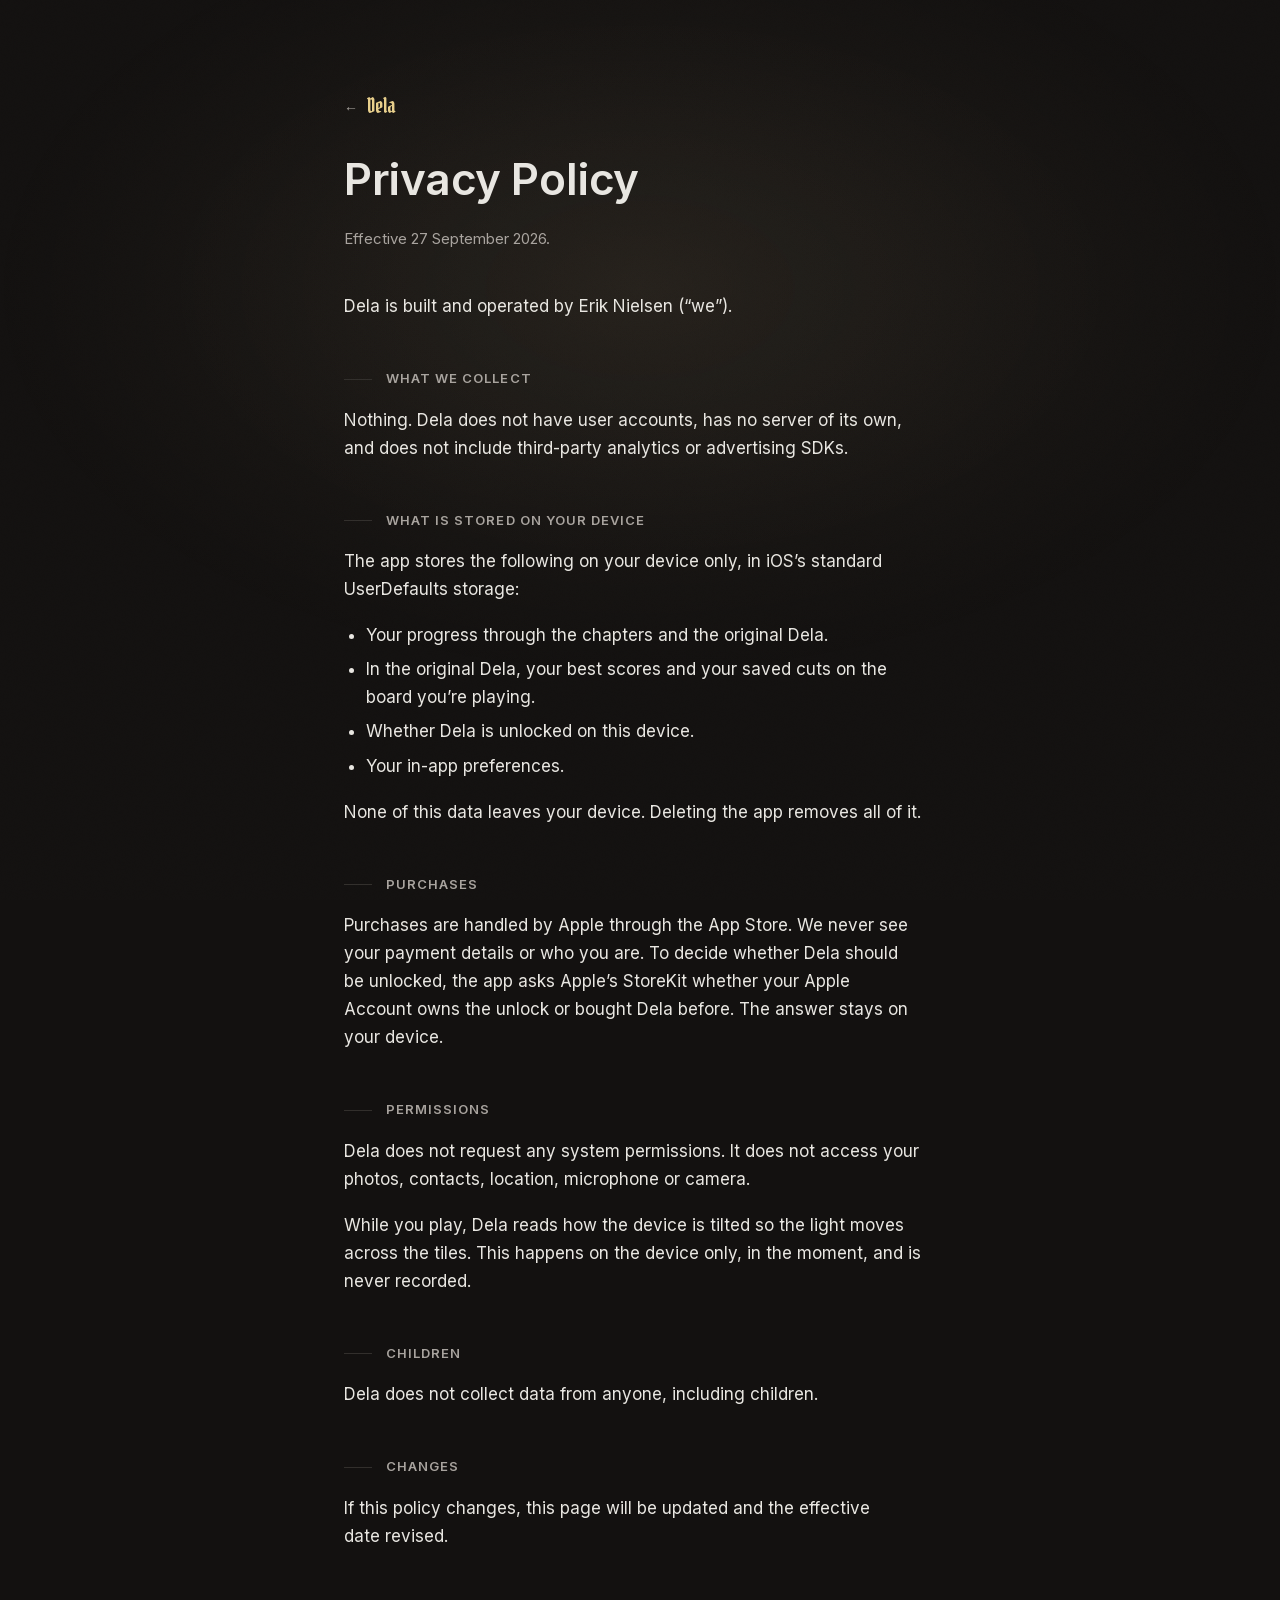
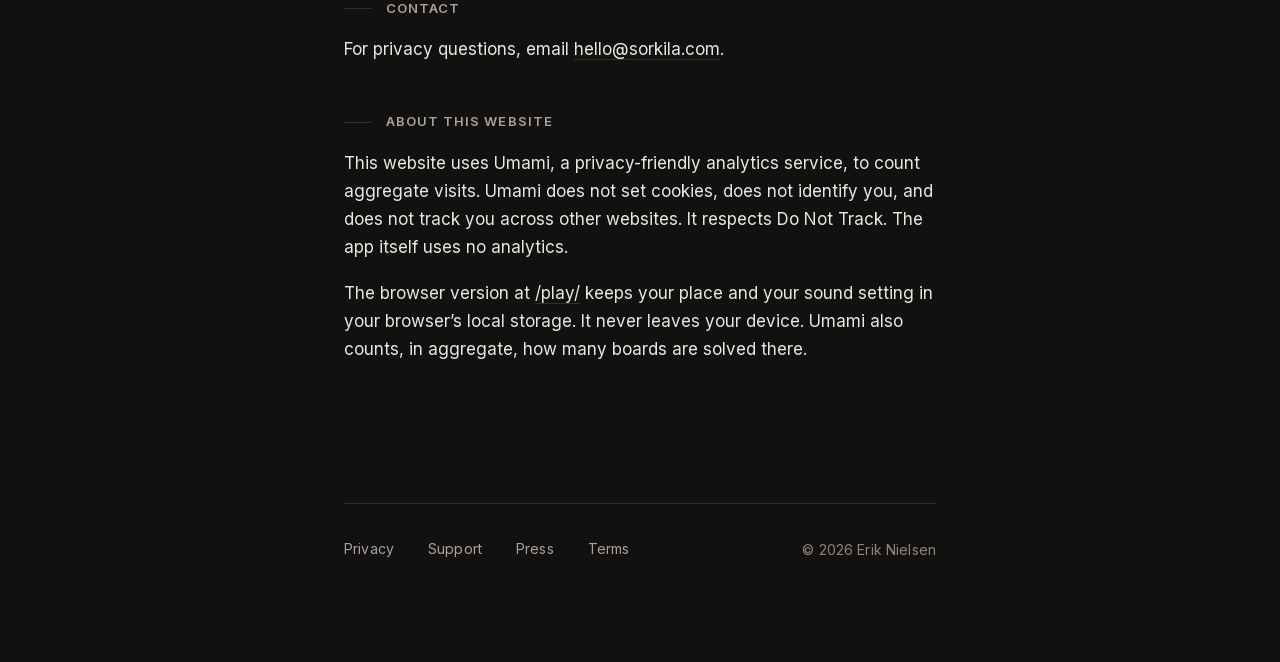
<file: privacy/index.html>
<!doctype html>
<html lang="en">
<head>
<meta charset="utf-8">
<title>Privacy · Dela</title>
<meta name="viewport" content="width=device-width, initial-scale=1, viewport-fit=cover">
<meta name="description" content="Dela’s privacy policy. Dela does not collect any data, has no accounts, and has no server of its own.">
<meta name="theme-color" content="#131110">
<meta name="color-scheme" content="dark">
<link rel="canonical" href="https://playdela.com/privacy/">
<meta property="og:type" content="website">
<meta property="og:title" content="Privacy · Dela">
<meta property="og:description" content="Dela does not collect any data.">
<meta property="og:url" content="https://playdela.com/privacy/">
<meta property="og:image" content="https://playdela.com/og.png">
<meta property="og:site_name" content="Dela">
<meta name="twitter:card" content="summary_large_image">
<link rel="icon" type="image/svg+xml" href="/favicon.svg">
<link rel="icon" href="/favicon.ico" sizes="any">
<link rel="icon" type="image/png" sizes="32x32" href="/favicon-32x32.png">
<link rel="icon" type="image/png" sizes="16x16" href="/favicon-16x16.png">
<link rel="apple-touch-icon" sizes="180x180" href="/apple-touch-icon.png">
<link rel="preload" as="font" type="font/woff2" href="/fonts/inter-latin.woff2" crossorigin>
<link rel="preload" as="font" type="font/woff2" href="/fonts/pirata-one-latin.woff2" crossorigin>
<link rel="stylesheet" href="/style.css">
<script defer src="https://cloud.umami.is/script.js" data-website-id="6dcc31dc-88bf-40f4-b641-b362c6f1867d"></script>
<style>
  .effective { color: var(--mid); font-size: 15px; margin: 0 0 40px; }
</style>
</head>
<body>
<main class="wrap wrap--narrow">

  <p class="crumb"><a href="/"><span class="arr">&larr;</span><span class="mark">Dela</span></a></p>

  <h1>Privacy Policy</h1>
  <p class="effective">Effective 27 September 2026.</p>

  <p>Dela is built and operated by Erik Nielsen (“we”).</p>

  <h2>What we collect</h2>
  <p>Nothing. Dela does not have user accounts, has no server of its own, and does not include third-party analytics or advertising SDKs.</p>

  <h2>What is stored on your device</h2>
  <p>The app stores the following on your device only, in iOS’s standard UserDefaults storage:</p>
  <ul>
    <li>Your progress through the chapters and the original Dela.</li>
    <li>In the original Dela, your best scores and your saved cuts on the board you’re playing.</li>
    <li>Whether Dela is unlocked on this device.</li>
    <li>Your in-app preferences.</li>
  </ul>
  <p>None of this data leaves your device. Deleting the app removes all of it.</p>

  <h2>Purchases</h2>
  <p>Purchases are handled by Apple through the App Store. We never see your payment details or who you are. To decide whether Dela should be unlocked, the app asks Apple’s StoreKit whether your Apple Account owns the unlock or bought Dela before. The answer stays on your device.</p>

  <h2>Permissions</h2>
  <p>Dela does not request any system permissions. It does not access your photos, contacts, location, microphone or camera.</p>
  <p>While you play, Dela reads how the device is tilted so the light moves across the tiles. This happens on the device only, in the moment, and is never recorded.</p>

  <h2>Children</h2>
  <p>Dela does not collect data from anyone, including children.</p>

  <h2>Changes</h2>
  <p>If this policy changes, this page will be updated and the effective date revised.</p>

  <h2>Contact</h2>
  <p>For privacy questions, email <a href="mailto:hello@sorkila.com?subject=Dela%20privacy">hello@sorkila.com</a>.</p>

  <h2>About this website</h2>
  <p>This website uses Umami, a privacy-friendly analytics service, to count aggregate visits. Umami does not set cookies, does not identify you, and does not track you across other websites. It respects Do Not Track. The app itself uses no analytics.</p>
  <p>The browser version at <a href="/play/">/play/</a> keeps your place and your sound setting in your browser’s local storage. It never leaves your device. Umami also counts, in aggregate, how many boards are solved there.</p>

  <footer>
    <nav aria-label="Site">
      <a href="/privacy/">Privacy</a>
      <a href="/support/">Support</a>
      <a href="/press/">Press</a>
      <a href="https://www.apple.com/legal/internet-services/itunes/dev/stdeula/" rel="external">Terms</a>
    </nav>
    <span>&copy; 2026 Erik Nielsen</span>
  </footer>

</main>
</body>
</html>
</file>
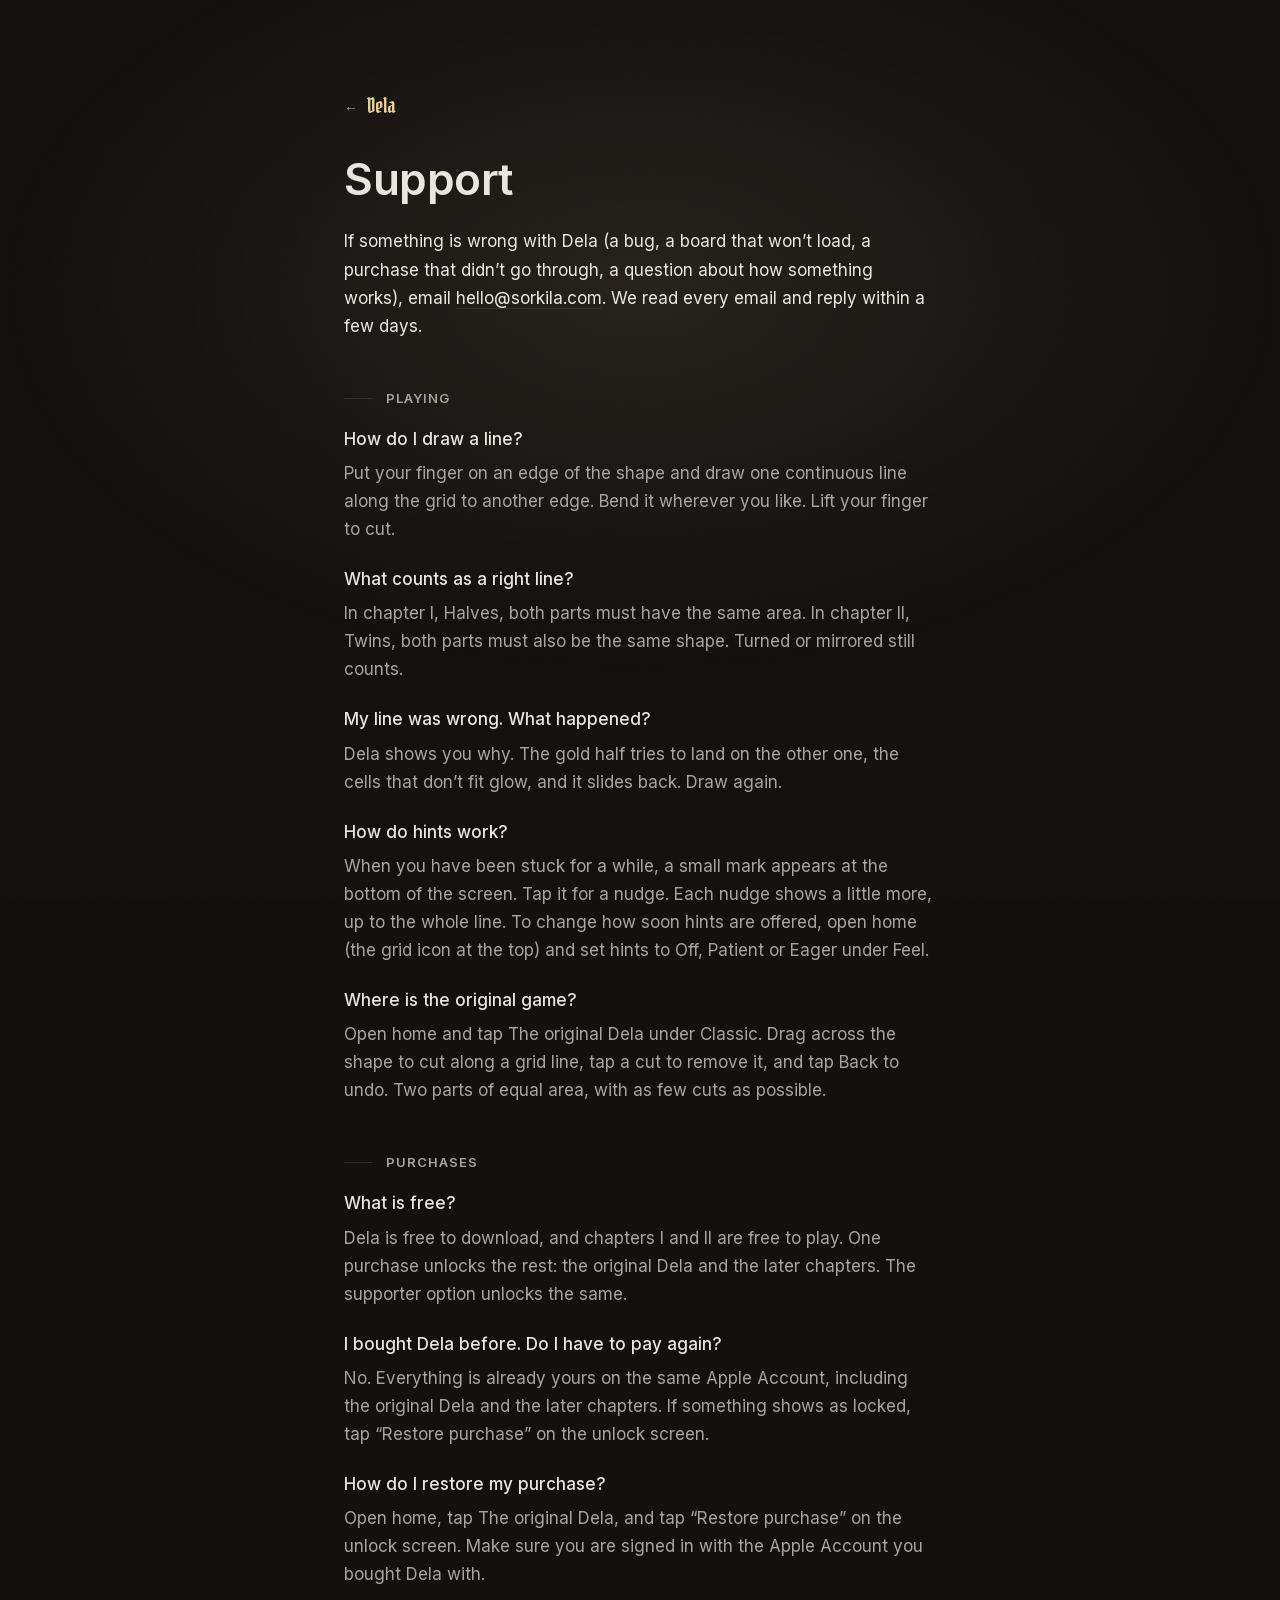
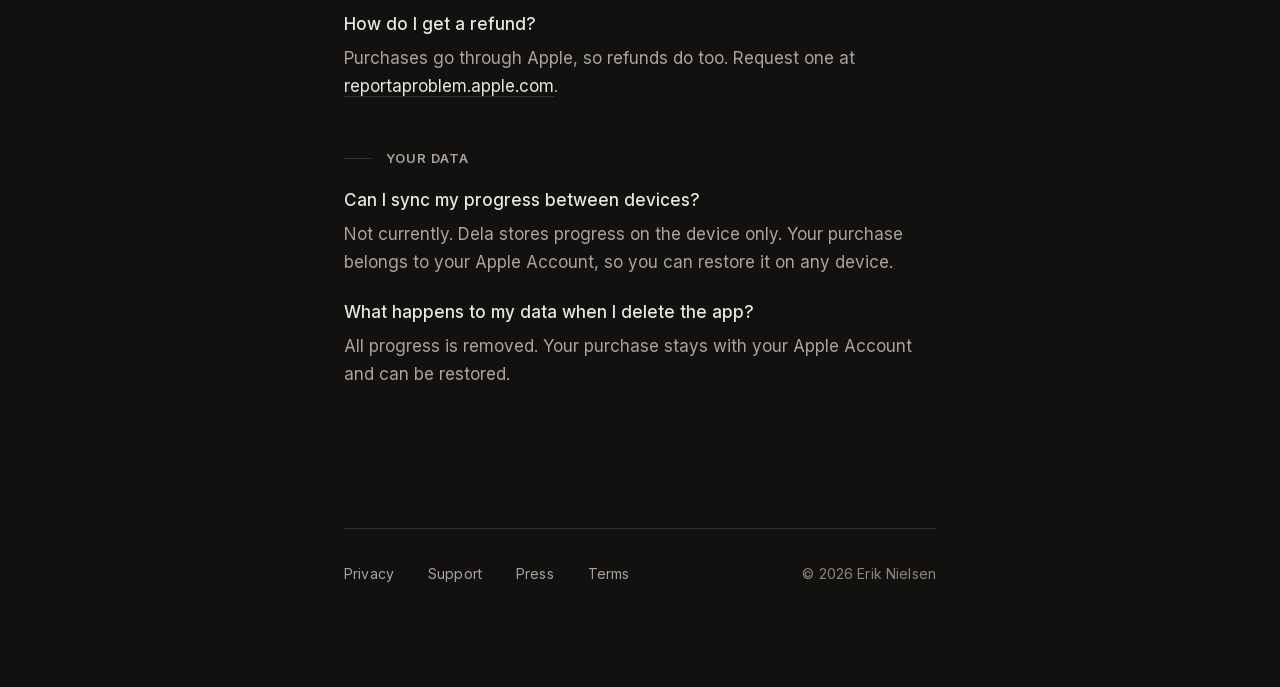
<file: support/index.html>
<!doctype html>
<html lang="en">
<head>
<meta charset="utf-8">
<title>Support · Dela</title>
<meta name="viewport" content="width=device-width, initial-scale=1, viewport-fit=cover">
<meta name="description" content="Get help with Dela: how to draw a line, how hints work, restoring a purchase, and answers to common questions.">
<meta name="theme-color" content="#131110">
<meta name="color-scheme" content="dark">
<link rel="canonical" href="https://playdela.com/support/">
<meta property="og:type" content="website">
<meta property="og:title" content="Support · Dela">
<meta property="og:description" content="Get help with Dela.">
<meta property="og:url" content="https://playdela.com/support/">
<meta property="og:image" content="https://playdela.com/og.png">
<meta property="og:site_name" content="Dela">
<meta name="twitter:card" content="summary_large_image">
<link rel="icon" type="image/svg+xml" href="/favicon.svg">
<link rel="icon" href="/favicon.ico" sizes="any">
<link rel="icon" type="image/png" sizes="32x32" href="/favicon-32x32.png">
<link rel="icon" type="image/png" sizes="16x16" href="/favicon-16x16.png">
<link rel="apple-touch-icon" sizes="180x180" href="/apple-touch-icon.png">
<link rel="preload" as="font" type="font/woff2" href="/fonts/inter-latin.woff2" crossorigin>
<link rel="preload" as="font" type="font/woff2" href="/fonts/pirata-one-latin.woff2" crossorigin>
<link rel="stylesheet" href="/style.css">
<script defer src="https://cloud.umami.is/script.js" data-website-id="6dcc31dc-88bf-40f4-b641-b362c6f1867d"></script>
<script type="application/ld+json">
{
  "@context": "https://schema.org",
  "@type": "FAQPage",
  "mainEntity": [
    {
      "@type": "Question",
      "name": "How do I draw a line?",
      "acceptedAnswer": { "@type": "Answer", "text": "Put your finger on an edge of the shape and draw one continuous line along the grid to another edge. Bend it wherever you like. Lift your finger to cut." }
    },
    {
      "@type": "Question",
      "name": "What counts as a right line?",
      "acceptedAnswer": { "@type": "Answer", "text": "In chapter I, Halves, both parts must have the same area. In chapter II, Twins, both parts must also be the same shape. Turned or mirrored still counts." }
    },
    {
      "@type": "Question",
      "name": "My line was wrong. What happened?",
      "acceptedAnswer": { "@type": "Answer", "text": "Dela shows you why. The gold half tries to land on the other one, the cells that don’t fit glow, and it slides back. Draw again." }
    },
    {
      "@type": "Question",
      "name": "How do hints work?",
      "acceptedAnswer": { "@type": "Answer", "text": "When you have been stuck for a while, a small mark appears at the bottom of the screen. Tap it for a nudge. Each nudge shows a little more, up to the whole line. To change how soon hints are offered, open home (the grid icon at the top) and set hints to Off, Patient or Eager under Feel." }
    },
    {
      "@type": "Question",
      "name": "Where is the original game?",
      "acceptedAnswer": { "@type": "Answer", "text": "Open home and tap The original Dela under Classic. Drag across the shape to cut along a grid line, tap a cut to remove it, and tap Back to undo. Two parts of equal area, with as few cuts as possible." }
    },
    {
      "@type": "Question",
      "name": "I bought Dela before. Do I have to pay again?",
      "acceptedAnswer": { "@type": "Answer", "text": "No. Everything is already yours on the same Apple Account, including the original Dela and the later chapters. If something shows as locked, tap “Restore purchase” on the unlock screen." }
    },
    {
      "@type": "Question",
      "name": "How do I restore my purchase?",
      "acceptedAnswer": { "@type": "Answer", "text": "Open home, tap The original Dela, and tap “Restore purchase” on the unlock screen. Make sure you are signed in with the Apple Account you bought Dela with." }
    },
    {
      "@type": "Question",
      "name": "Can I sync my progress between devices?",
      "acceptedAnswer": { "@type": "Answer", "text": "Not currently. Dela stores progress on the device only. Your purchase belongs to your Apple Account, so you can restore it on any device." }
    },
    {
      "@type": "Question",
      "name": "What happens to my data when I delete the app?",
      "acceptedAnswer": { "@type": "Answer", "text": "All progress is removed. Your purchase stays with your Apple Account and can be restored." }
    }
  ]
}
</script>
<style>
  dl { margin: 0; }
  dt { font-weight: 500; color: var(--paper); margin-top: 22px; }
  dt:first-of-type { margin-top: 0; }
  dd { margin: 6px 0 0; color: var(--mid); }
</style>
</head>
<body>
<main class="wrap wrap--narrow">

  <p class="crumb"><a href="/"><span class="arr">&larr;</span><span class="mark">Dela</span></a></p>

  <h1>Support</h1>

  <p>If something is wrong with Dela (a bug, a board that won’t load, a purchase that didn’t go through, a question about how something works), email <a href="mailto:hello@sorkila.com?subject=Dela%20support">hello@sorkila.com</a>. We read every email and reply within a few days.</p>

  <h2>Playing</h2>

  <dl>
    <dt>How do I draw a line?</dt>
    <dd>Put your finger on an edge of the shape and draw one continuous line along the grid to another edge. Bend it wherever you like. Lift your finger to cut.</dd>

    <dt>What counts as a right line?</dt>
    <dd>In chapter I, Halves, both parts must have the same area. In chapter II, Twins, both parts must also be the same shape. Turned or mirrored still counts.</dd>

    <dt>My line was wrong. What happened?</dt>
    <dd>Dela shows you why. The gold half tries to land on the other one, the cells that don’t fit glow, and it slides back. Draw again.</dd>

    <dt>How do hints work?</dt>
    <dd>When you have been stuck for a while, a small mark appears at the bottom of the screen. Tap it for a nudge. Each nudge shows a little more, up to the whole line. To change how soon hints are offered, open home (the grid icon at the top) and set hints to Off, Patient or Eager under Feel.</dd>

    <dt>Where is the original game?</dt>
    <dd>Open home and tap The original Dela under Classic. Drag across the shape to cut along a grid line, tap a cut to remove it, and tap Back to undo. Two parts of equal area, with as few cuts as possible.</dd>
  </dl>

  <h2>Purchases</h2>

  <dl>
    <dt>What is free?</dt>
    <dd>Dela is free to download, and chapters I and II are free to play. One purchase unlocks the rest: the original Dela and the later chapters. The supporter option unlocks the same.</dd>

    <dt>I bought Dela before. Do I have to pay again?</dt>
    <dd>No. Everything is already yours on the same Apple Account, including the original Dela and the later chapters. If something shows as locked, tap “Restore purchase” on the unlock screen.</dd>

    <dt>How do I restore my purchase?</dt>
    <dd>Open home, tap The original Dela, and tap “Restore purchase” on the unlock screen. Make sure you are signed in with the Apple Account you bought Dela with.</dd>

    <dt>How do I get a refund?</dt>
    <dd>Purchases go through Apple, so refunds do too. Request one at <a href="https://reportaproblem.apple.com" rel="external">reportaproblem.apple.com</a>.</dd>
  </dl>

  <h2>Your data</h2>

  <dl>
    <dt>Can I sync my progress between devices?</dt>
    <dd>Not currently. Dela stores progress on the device only. Your purchase belongs to your Apple Account, so you can restore it on any device.</dd>

    <dt>What happens to my data when I delete the app?</dt>
    <dd>All progress is removed. Your purchase stays with your Apple Account and can be restored.</dd>
  </dl>

  <footer>
    <nav aria-label="Site">
      <a href="/privacy/">Privacy</a>
      <a href="/support/">Support</a>
      <a href="/press/">Press</a>
      <a href="https://www.apple.com/legal/internet-services/itunes/dev/stdeula/" rel="external">Terms</a>
    </nav>
    <span>&copy; 2026 Erik Nielsen</span>
  </footer>

</main>
</body>
</html>
</file>
<file: style.css>
/* Dela website, shared chrome.
   Page-specific blocks (hero, animations, prose, FAQ, press) stay inline on each page. */

/* Self-hosted fonts. No third-party requests, no Google Fonts dependency.
   Inter is a variable font; one file serves 400/500/600. Italic ships as a
   separate file so <em>, .tagline, and .colophon get true italics rather
   than a synthesised slant. */
@font-face {
  font-family: 'Inter';
  font-style: normal;
  font-weight: 400 600;
  font-display: swap;
  src: url('/fonts/inter-latin.woff2') format('woff2');
  unicode-range: U+0000-00FF, U+0131, U+0152-0153, U+02BB-02BC, U+02C6, U+02DA, U+02DC, U+0304, U+0308, U+0329, U+2000-206F, U+20AC, U+2122, U+2191, U+2193, U+2212, U+2215, U+FEFF, U+FFFD;
}
@font-face {
  font-family: 'Inter';
  font-style: italic;
  font-weight: 400 600;
  font-display: swap;
  src: url('/fonts/inter-latin-italic.woff2') format('woff2');
  unicode-range: U+0000-00FF, U+0131, U+0152-0153, U+02BB-02BC, U+02C6, U+02DA, U+02DC, U+0304, U+0308, U+0329, U+2000-206F, U+20AC, U+2122, U+2191, U+2193, U+2212, U+2215, U+FEFF, U+FFFD;
}
@font-face {
  font-family: 'Pirata One';
  font-style: normal;
  font-weight: 400;
  font-display: swap;
  src: url('/fonts/pirata-one-latin.woff2') format('woff2');
  unicode-range: U+0000-00FF, U+0131, U+0152-0153, U+02BB-02BC, U+02C6, U+02DA, U+02DC, U+0304, U+0308, U+0329, U+2000-206F, U+20AC, U+2122, U+2191, U+2193, U+2212, U+2215, U+FEFF, U+FFFD;
}

/* Ink and gold: the palette of the app's lacquer table (Theme.swift, v2.0).
   Dark only, like the app. --bg is the table, --paper the bone text,
   --gold the molten line (Theme.gold #e8cf8b), --gold-deep its shadowed
   side (Theme.goldDeep), --ivory the resting half. */
:root {
  color-scheme: dark;
  --bg: #131110;
  --paper: #E8E6E1;
  --paper-rgb: 232, 230, 225;
  --mid: #A8A39E;          /* AAA on --bg */
  --muted: #8B857C;        /* AA on --bg */
  --surface: #322F2C;
  --surface-2: #221F1D;
  --gold: #E8CF8B;
  --gold-rgb: 232, 207, 139;
  --gold-deep: #C9A95C;
  --ivory: #EDE6D6;
  --light-rgb: 255, 222, 170;  /* the warm lamp over the table */
  --measure: 520px;
  --max: 760px;
  --max-narrow: 640px;
  --ease: cubic-bezier(0.16, 1, 0.3, 1);
  /* Spotlight position. JS on the home page lerps these toward the cursor;
     subpages keep the static defaults. */
  --spot-x: 50%;
  --spot-y: 32%;
}

*, *::before, *::after { box-sizing: border-box; -webkit-tap-highlight-color: transparent; }
html { scroll-behavior: smooth; }
html, body { margin: 0; padding: 0; }
body {
  font-family: 'Inter', -apple-system, BlinkMacSystemFont, sans-serif;
  font-size: 17px;
  line-height: 1.65;
  color: var(--paper);
  background: var(--bg);
  -webkit-font-smoothing: antialiased;
  -moz-osx-font-smoothing: grayscale;
  text-rendering: optimizeLegibility;
  font-kerning: normal;
  font-variant-ligatures: common-ligatures contextual;
  hanging-punctuation: first;
  overflow-x: hidden;
  text-size-adjust: 100%;
  -webkit-text-size-adjust: 100%;
}
::selection { background: rgba(var(--gold-rgb), 0.28); color: var(--paper); }

/* Shared lighting. A warm lamp glow + sub-perceptual grain overlay reach
   every page, so the brand world doesn't disappear when you click into a
   subpage. The home's JS lerps --spot-x/--spot-y toward the cursor; subpages
   keep the static defaults. */
body::before {
  content: '';
  position: fixed;
  inset: 0;
  pointer-events: none;
  z-index: 0;
  background:
    radial-gradient(1100px 660px at var(--spot-x) var(--spot-y), rgba(var(--light-rgb), 0.055) 0%, transparent 60%),
    radial-gradient(700px 400px at var(--spot-x) var(--spot-y), rgba(var(--light-rgb), 0.03) 0%, transparent 70%);
}
body::after {
  content: '';
  position: fixed;
  inset: 0;
  pointer-events: none;
  z-index: 100;
  opacity: 0.025;
  mix-blend-mode: overlay;
  background-image: url("data:image/svg+xml;utf8,<svg xmlns='http://www.w3.org/2000/svg' width='240' height='240'><filter id='n'><feTurbulence type='fractalNoise' baseFrequency='0.9' numOctaves='2' stitchTiles='stitch'/></filter><rect width='100%25' height='100%25' filter='url(%23n)'/></svg>");
}
@media (prefers-reduced-transparency: reduce) {
  body::after { display: none; }
}

/* Cut-themed navigation. The new page opens along a horizontal cut at the
   centre of the viewport: its two reveal edges travel up and down the way the
   figure's halves separate, while the old page dims slightly beneath. A true
   two-half slide of the old snapshot isn't possible (the API exposes a single
   snapshot pseudo per name, and one element can't translate in two directions),
   so the cut belongs to the incoming page. mix-blend-mode resets to normal
   because the UA's plus-lighter cross-fade blend would brighten the dark bg
   where the opaque snapshots overlap. Firefox ignores @view-transition and
   gets a normal navigation; reduced motion skips the animation entirely. */
@view-transition { navigation: auto; }
::view-transition-old(root),
::view-transition-new(root) { mix-blend-mode: normal; }
::view-transition-old(root) {
  animation: vt-recede 0.36s var(--ease) both;
}
::view-transition-new(root) {
  animation: vt-cut-open 0.36s var(--ease) both;
}
@keyframes vt-recede {
  from { opacity: 1; }
  to   { opacity: 0.7; }
}
@keyframes vt-cut-open {
  from { clip-path: inset(50% 0 50% 0); }
  to   { clip-path: inset(0 0 0 0); }
}
@media (prefers-reduced-motion: reduce) {
  ::view-transition-old(root),
  ::view-transition-new(root) { animation: none; }
}

.sr-only {
  position: absolute;
  width: 1px;
  height: 1px;
  padding: 0;
  margin: -1px;
  overflow: hidden;
  clip: rect(0, 0, 0, 0);
  white-space: nowrap;
  border: 0;
}

.wrap {
  position: relative;
  z-index: 1;
  max-width: var(--max);
  margin: 0 auto;
  padding-top: max(clamp(48px, 8vw, 96px), env(safe-area-inset-top, 0px) + 32px);
  padding-right: max(24px, env(safe-area-inset-right, 0px));
  padding-bottom: max(clamp(48px, 8vw, 96px), env(safe-area-inset-bottom, 0px) + 32px);
  padding-left: max(24px, env(safe-area-inset-left, 0px));
}
.wrap--home {
  min-height: 100dvh;
  display: flex;
  flex-direction: column;
  padding-top: max(clamp(48px, 8vw, 88px), env(safe-area-inset-top, 0px) + 32px);
  padding-bottom: max(clamp(32px, 6vw, 56px), env(safe-area-inset-bottom, 0px) + 24px);
}
.wrap--home > .hero { margin: auto 0; }
.wrap--home > footer {
  margin-top: 0;
  border-top: none;
  padding-top: 0;
  font-size: 13px;
  justify-content: center;
}
.wrap--home > footer nav { gap: 0 12px; }
.wrap--home > footer a { padding: 8px 6px; }
.wrap--narrow { max-width: var(--max-narrow); }

@keyframes pageReveal {
  from { opacity: 0; transform: translateY(6px); }
  to   { opacity: 1; transform: none; }
}
.wrap--narrow > * { animation: pageReveal 0.7s var(--ease) both; }
.wrap--narrow > *:nth-child(1)   { animation-delay: 0.05s; }
.wrap--narrow > *:nth-child(2)   { animation-delay: 0.15s; }
.wrap--narrow > *:nth-child(3)   { animation-delay: 0.22s; }
.wrap--narrow > *:nth-child(4)   { animation-delay: 0.28s; }
.wrap--narrow > *:nth-child(5)   { animation-delay: 0.33s; }
.wrap--narrow > *:nth-child(6)   { animation-delay: 0.37s; }
.wrap--narrow > *:nth-child(7)   { animation-delay: 0.40s; }
.wrap--narrow > *:nth-child(8)   { animation-delay: 0.42s; }
.wrap--narrow > *:nth-child(n+9) { animation-delay: 0.44s; }

/* Crumb: the only navigation chrome on subpages, also the only place that
   carries the wordmark identity to the rest of the site. The gold "Dela" set
   in Pirata at a small size reads as a tiny logo mark. Arrow translates left
   on hover so the visitor feels the back-link before they click. */
.crumb {
  font-size: 14px;
  color: var(--mid);
  margin-bottom: 36px;
}
.crumb a {
  color: var(--mid);
  text-decoration: none;
  display: inline-flex;
  align-items: baseline;
  gap: 8px;
}
.crumb .arr {
  font-family: 'Inter', sans-serif;
  display: inline-block;
  transition: transform 0.4s var(--ease);
}
.crumb .mark {
  font-family: 'Pirata One', serif;
  color: var(--gold);
  font-size: 20px;
  line-height: 1;
  letter-spacing: 0.005em;
}
@media (hover: hover) {
  .crumb a:hover { color: var(--paper); }
  .crumb a:hover .arr { transform: translateX(-3px); }
}

.wrap--narrow h1 {
  font-family: 'Inter', sans-serif;
  font-weight: 600;
  font-size: clamp(32px, 5.5vw, 44px);
  line-height: 1.1;
  letter-spacing: -0.01em;
  text-wrap: balance;
  margin: 0 0 24px;
  color: var(--paper);
}
/* Subpage section labels gain a 28px hairline rule so each h2 reads as a
   composed divider rather than another piece of body text. The rule sits
   on the baseline; tracking is unchanged. */
.wrap--narrow h2 {
  font-family: 'Inter', sans-serif;
  text-transform: uppercase;
  letter-spacing: 0.08em;
  font-size: 13px;
  font-weight: 600;
  color: var(--mid);
  margin: 48px 0 16px;
  display: flex;
  align-items: center;
  gap: 14px;
}
.wrap--narrow h2::before {
  content: '';
  display: block;
  width: 28px;
  height: 1px;
  background: var(--surface);
  flex-shrink: 0;
}

p { margin: 0 0 18px; text-wrap: pretty; }
ul { margin: 0 0 18px; padding-left: 22px; }
li { margin-bottom: 6px; }

a {
  color: var(--paper);
  text-decoration: underline;
  text-decoration-thickness: 1px;
  text-underline-offset: 4px;
  text-decoration-color: var(--surface);
  transition: text-decoration-color 0.4s var(--ease), color 0.4s var(--ease);
}
@media (hover: hover) { a:hover { text-decoration-color: var(--gold-deep); } }
a:focus-visible { outline: 2px solid var(--gold); outline-offset: 3px; border-radius: 2px; }

footer {
  margin-top: clamp(80px, 12vw, 140px);
  padding-top: 28px;
  border-top: 1px solid var(--surface);
  color: var(--muted);
  font-size: 14px;
  letter-spacing: 0.01em;
  display: flex;
  flex-wrap: wrap;
  gap: 4px 24px;
  justify-content: space-between;
  align-items: center;
}
footer nav { display: flex; flex-wrap: wrap; gap: 0 14px; margin-left: -10px; }
footer a {
  color: var(--mid);
  text-decoration: none;
  padding: 10px;
  display: inline-block;
  line-height: 1;
}
@media (hover: hover) { footer a:hover { color: var(--paper); } }
@media (max-width: 520px) {
  footer { flex-direction: column; align-items: center; gap: 8px; text-align: center; }
  footer nav { justify-content: center; margin-left: 0; }
}

@media (prefers-reduced-motion: reduce) {
  html { scroll-behavior: auto; }
  .wrap--narrow > * { animation: none; opacity: 1; transform: none; }
  a { transition: none; }
}
</file>
